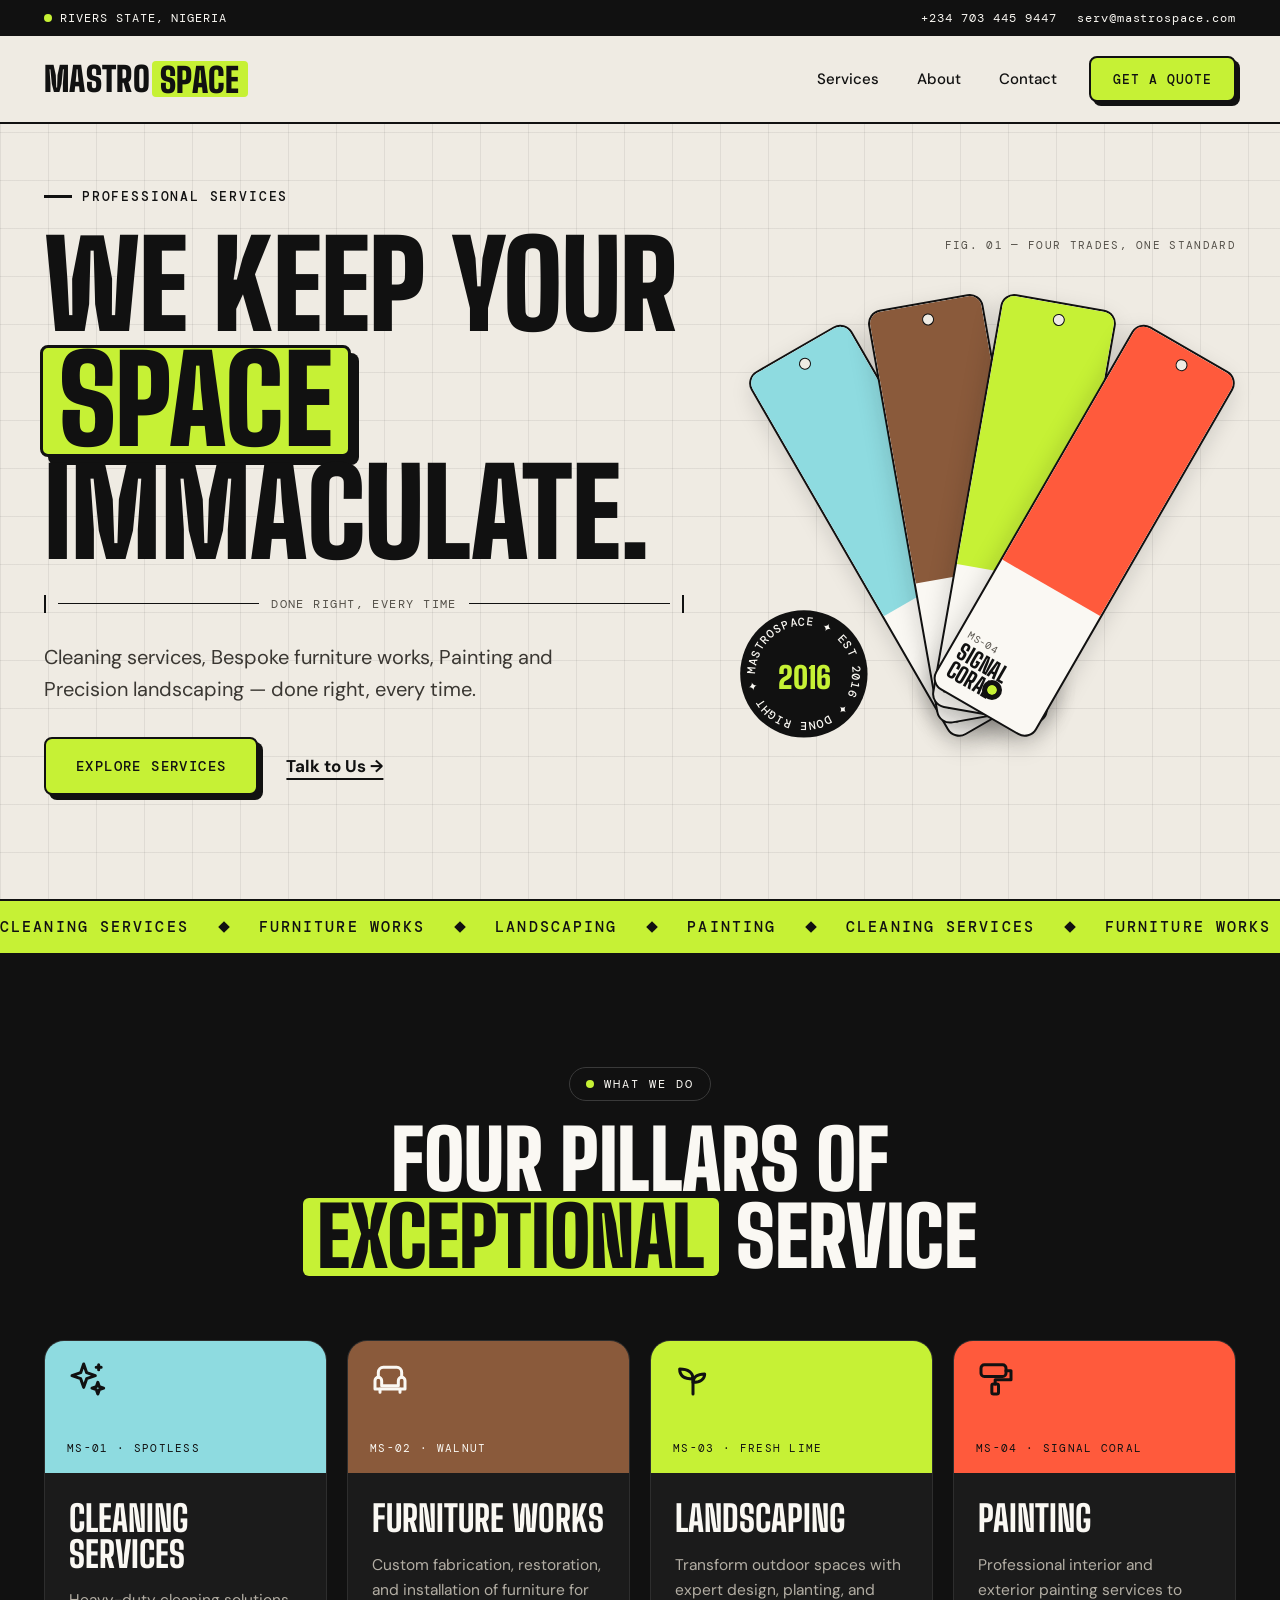
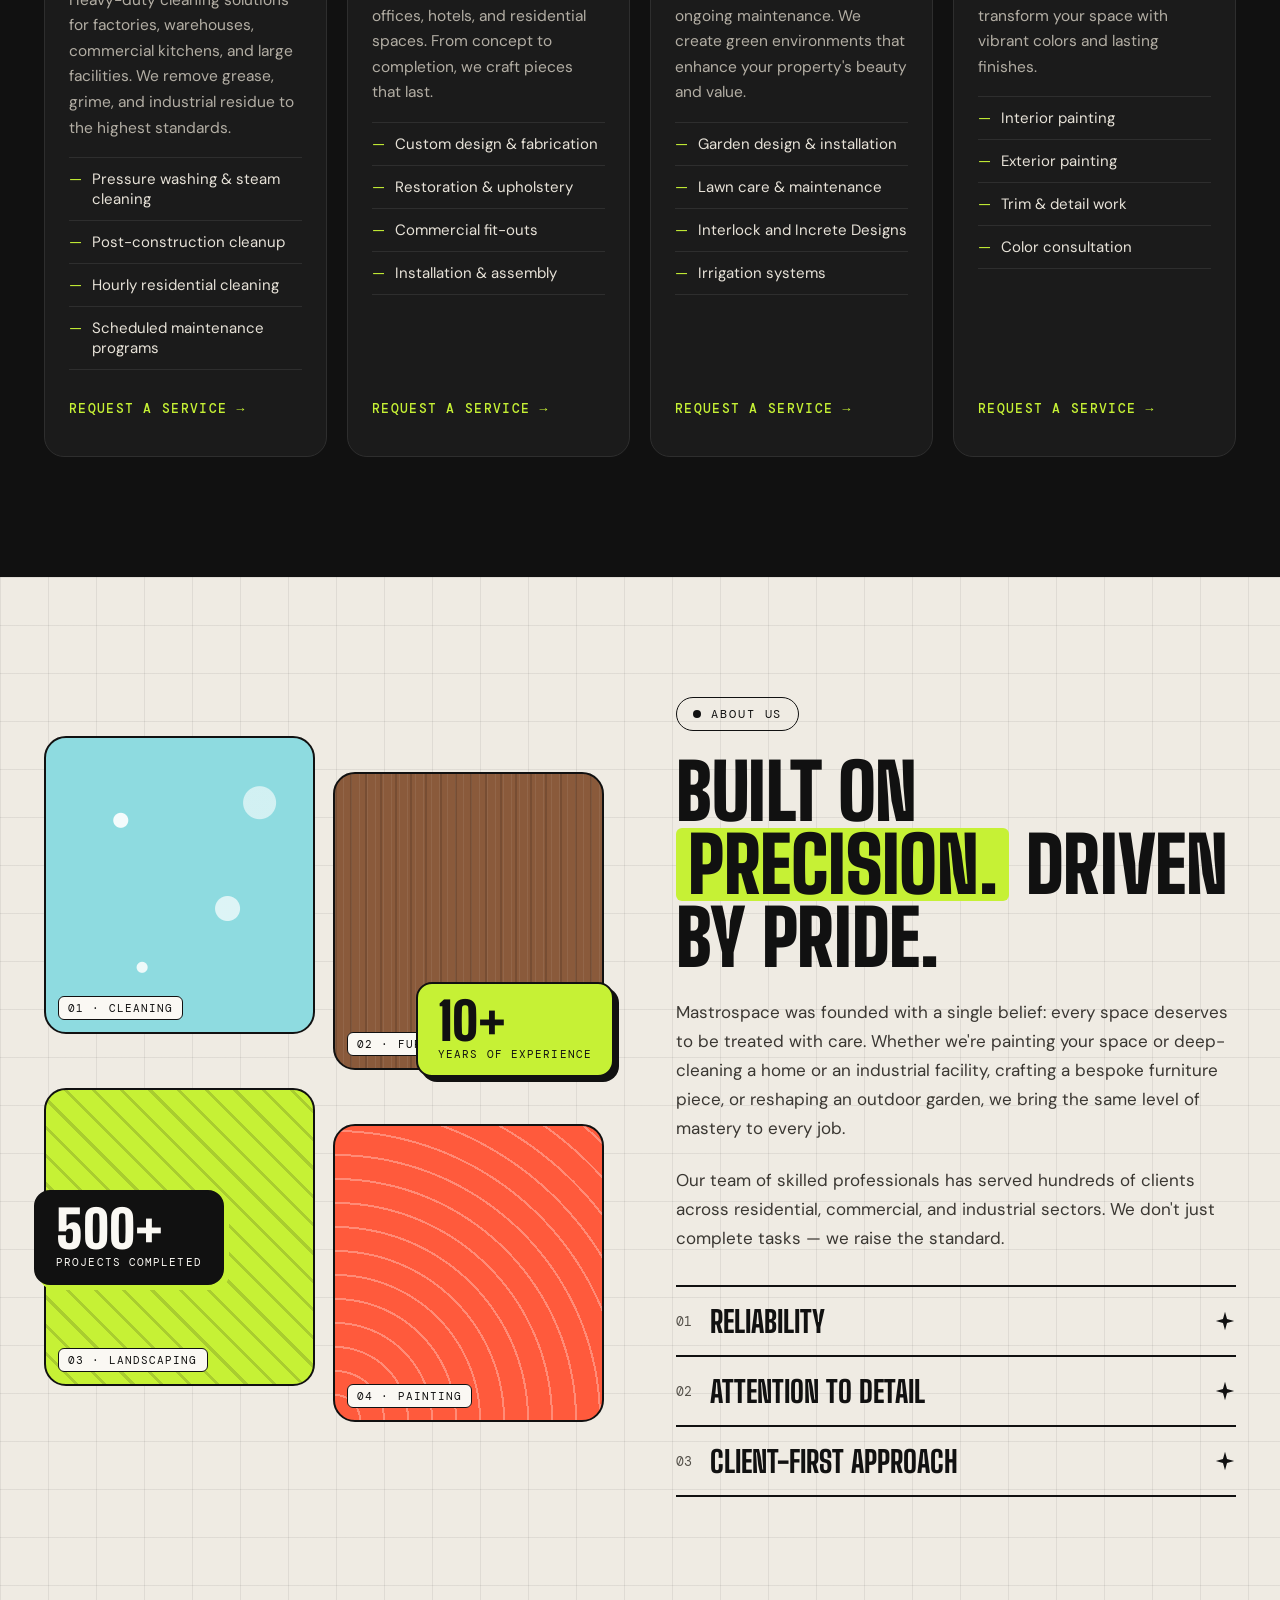
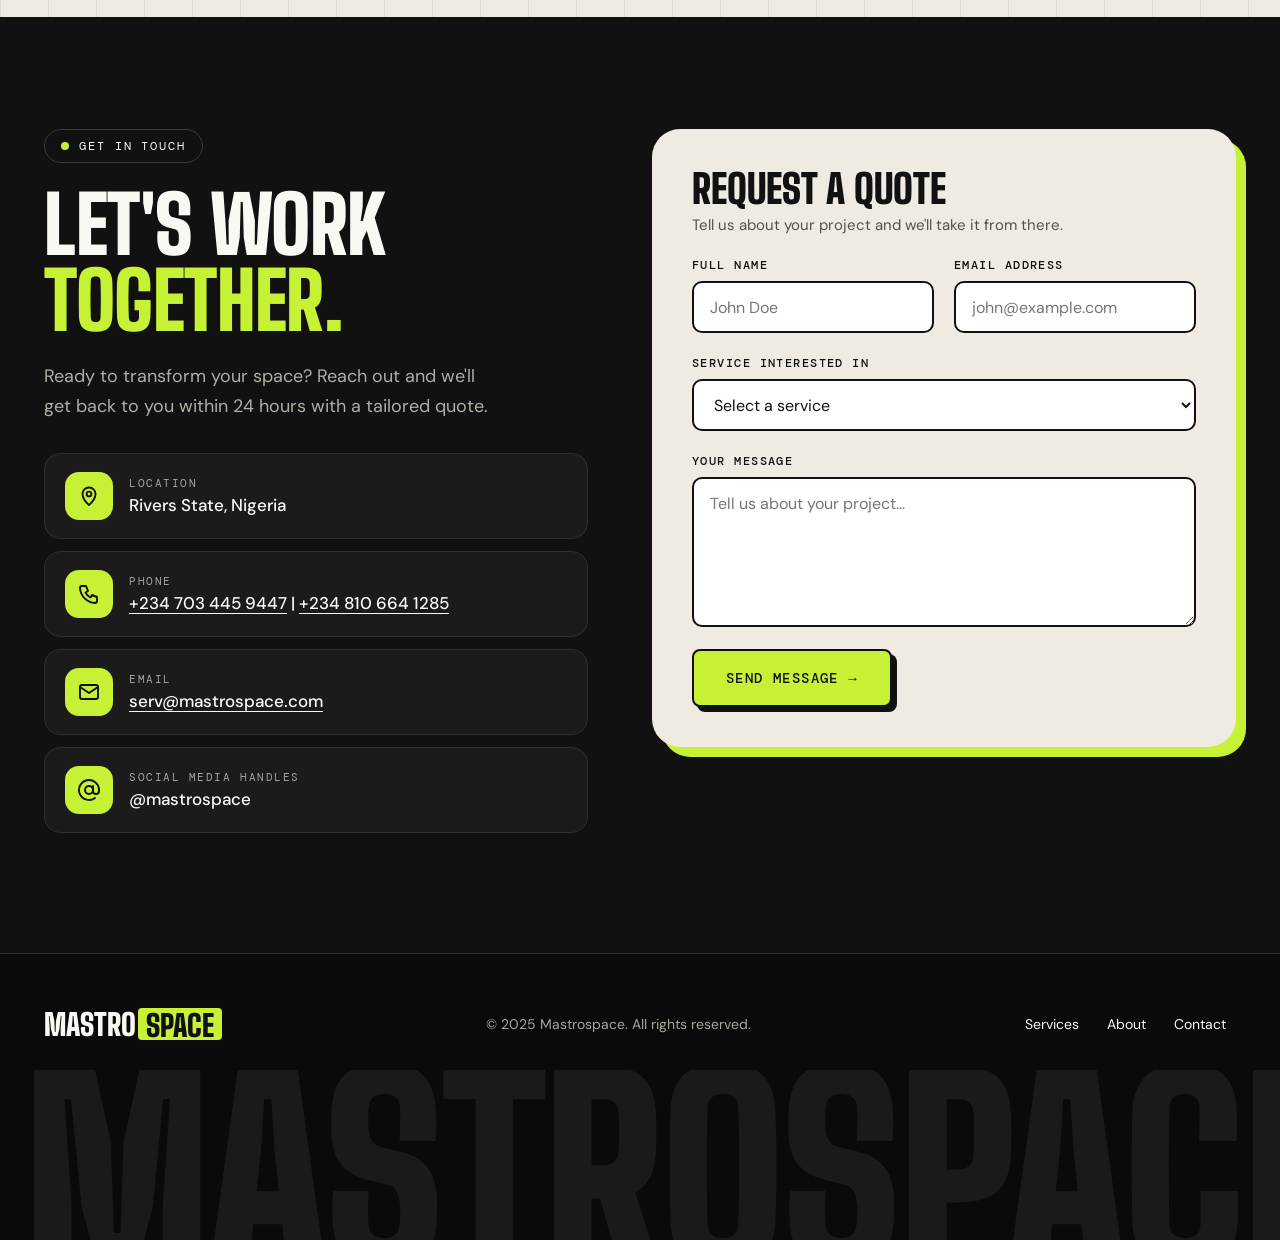
<file: otherr.html>
<!doctype html>
<html lang="en">
<head>
  <meta charset="utf-8">
  <meta name="viewport" content="width=device-width, initial-scale=1">
  <title>Mastrospace</title>
  <link rel="preconnect" href="https://fonts.googleapis.com">
  <link rel="preconnect" href="https://fonts.gstatic.com" crossorigin>
  <link href="https://fonts.googleapis.com/css2?family=Big+Shoulders+Display:wght@700;800;900&amp;family=DM+Sans:wght@400;500;700&amp;family=DM+Mono:wght@400;500&amp;display=swap" rel="stylesheet">
  <link rel="stylesheet" href="otherr.css">
</head>
<body>
<div id="top" class="page">

  <!-- UTILITY BAR -->
  <div class="utility">
    <div class="wrap">
      <span class="utility-loc"><span class="dot"></span>Rivers State, Nigeria</span>
      <span class="utility-links">
        <a href="tel:+2347034459447">+234 703 445 9447</a>
        <a class="email" href="mailto:serv@mastrospace.com">serv@mastrospace.com</a>
      </span>
    </div>
  </div>

  <!-- HERO WRAPPER -->
  <div class="hero-wrap grid-bg">

    <!-- NAV -->
    <div class="nav">
      <div class="wrap">
        <a class="logo" href="#top">MASTRO<span>SPACE</span></a>
        <div class="nav-links">
          <a class="nav-link" href="#services">Services</a>
          <a class="nav-link" href="#about">About</a>
          <a class="nav-link" href="#contact">Contact</a>
          <a class="btn btn--sm" href="#contact">Get a Quote</a>
        </div>
      </div>
    </div>

    <!-- HERO -->
    <div class="hero">
      <div class="wrap">

        <div class="hero-copy">
          <div class="eyebrow">Professional Services</div>
          <h1 class="hero-title">
            <span class="block">We keep your</span>
            <span class="hl">Space</span>
            <span class="block">Immaculate.</span>
          </h1>
          <div class="tagline-rule">
            <span class="tick"></span>
            <span class="line"></span>
            <span class="label">Done right, every time</span>
            <span class="line"></span>
            <span class="tick"></span>
          </div>
          <p class="hero-lead">Cleaning services, Bespoke furniture works, Painting and Precision landscaping — done right, every time.</p>
          <div class="hero-actions">
            <a class="btn btn--lg" href="#services">Explore Services</a>
            <a class="text-link" href="#contact">Talk to Us →</a>
          </div>
        </div>

        <!-- paint fan -->
        <div class="fan">
          <div class="swatch swatch--1">
            <div class="swatch-color bg-aqua"><span class="swatch-hole"></span></div>
            <div class="swatch-label"><span class="swatch-code">MS-01</span><span class="swatch-name">Spotless</span></div>
          </div>
          <div class="swatch swatch--2">
            <div class="swatch-color bg-walnut"><span class="swatch-hole"></span></div>
            <div class="swatch-label"><span class="swatch-code">MS-02</span><span class="swatch-name">Walnut</span></div>
          </div>
          <div class="swatch swatch--3">
            <div class="swatch-color bg-lime"><span class="swatch-hole"></span></div>
            <div class="swatch-label"><span class="swatch-code">MS-03</span><span class="swatch-name">Fresh Lime</span></div>
          </div>
          <div class="swatch swatch--4">
            <div class="swatch-color bg-coral"><span class="swatch-hole"></span></div>
            <div class="swatch-label"><span class="swatch-code">MS-04</span><span class="swatch-name">Signal Coral</span></div>
          </div>

          <span class="fan-pin"></span>

          <!-- est stamp -->
          <div class="stamp">
            <svg class="spin" viewBox="0 0 120 120" role="img" aria-label="Established 2016">
              <defs><path id="ms-ring" d="M60,60 m-44,0 a44,44 0 1,1 88,0 a44,44 0 1,1 -88,0"></path></defs>
              <circle cx="60" cy="60" r="58" fill="#111111"></circle>
              <text font-family="DM Mono, monospace" font-size="10.5" font-weight="500" fill="#FAF8F3"><textPath href="#ms-ring" textLength="270" lengthAdjust="spacing">MASTROSPACE ✦ EST 2016 ✦ DONE RIGHT ✦ </textPath></text>
            </svg>
            <span class="stamp-year">2016</span>
          </div>
          <div class="fig">Fig. 01 — Four trades, one standard</div>
        </div>

      </div>
    </div>
  </div>

  <!-- MARQUEE (items are generated in index.js) -->
  <div class="marquee">
    <div class="marquee-track" id="marquee-track"></div>
  </div>

  <!-- SERVICES -->
  <div id="services" class="services">
    <div class="wrap">
      <div class="section-head">
        <div class="pill"><span class="dot"></span>What we do</div>
        <h2 class="section-title">Four pillars of <span class="hl-chip">exceptional</span> service</h2>
      </div>

      <div class="cards">

        <!-- 01 -->
        <div class="card">
          <div class="card-top bg-aqua">
            <div class="card-top-row">
              <svg width="40" height="40" viewBox="0 0 24 24" fill="none" stroke="currentColor" stroke-width="1.8" stroke-linecap="round" stroke-linejoin="round" aria-hidden="true"><path d="M10 3l1.8 5.2L17 10l-5.2 1.8L10 17l-1.8-5.2L3 10l5.2-1.8z"></path><path d="M18.5 14l.9 2.6 2.6.9-2.6.9-.9 2.6-.9-2.6-2.6-.9 2.6-.9z"></path><path d="M19 3.5v3M17.5 5h3"></path></svg>
              <span class="card-num">01</span>
            </div>
            <span class="card-tag">MS-01 · Spotless</span>
          </div>
          <div class="card-body">
            <h3 class="card-title">Cleaning Services</h3>
            <p class="card-text">Heavy-duty cleaning solutions for factories, warehouses, commercial kitchens, and large facilities. We remove grease, grime, and industrial residue to the highest standards.</p>
            <ul class="card-list">
              <li>Pressure washing &amp; steam cleaning</li>
              <li>Post-construction cleanup</li>
              <li>Hourly residential cleaning</li>
              <li>Scheduled maintenance programs</li>
            </ul>
            <a class="card-link" href="#contact">Request a Service →</a>
          </div>
        </div>

        <!-- 02 -->
        <div class="card">
          <div class="card-top card-top--light bg-walnut">
            <div class="card-top-row">
              <svg width="40" height="40" viewBox="0 0 24 24" fill="none" stroke="currentColor" stroke-width="1.8" stroke-linecap="round" stroke-linejoin="round" aria-hidden="true"><path d="M5 11V8a3 3 0 013-3h8a3 3 0 013 3v3"></path><path d="M3 13a2 2 0 014 0v3h10v-3a2 2 0 014 0v5H3z"></path><path d="M6 18v2M18 18v2"></path></svg>
              <span class="card-num">02</span>
            </div>
            <span class="card-tag">MS-02 · Walnut</span>
          </div>
          <div class="card-body">
            <h3 class="card-title">Furniture Works</h3>
            <p class="card-text">Custom fabrication, restoration, and installation of furniture for offices, hotels, and residential spaces. From concept to completion, we craft pieces that last.</p>
            <ul class="card-list">
              <li>Custom design &amp; fabrication</li>
              <li>Restoration &amp; upholstery</li>
              <li>Commercial fit-outs</li>
              <li>Installation &amp; assembly</li>
            </ul>
            <a class="card-link" href="#contact">Request a Service →</a>
          </div>
        </div>

        <!-- 03 -->
        <div class="card">
          <div class="card-top bg-lime">
            <div class="card-top-row">
              <svg width="40" height="40" viewBox="0 0 24 24" fill="none" stroke="currentColor" stroke-width="1.8" stroke-linecap="round" stroke-linejoin="round" aria-hidden="true"><path d="M12 21v-9"></path><path d="M12 12c0-4-3-6-8-6 0 4 3 6 8 6z"></path><path d="M12 14c0-3 2.5-5 7-5 0 3-2.5 5-7 5z"></path></svg>
              <span class="card-num">03</span>
            </div>
            <span class="card-tag">MS-03 · Fresh Lime</span>
          </div>
          <div class="card-body">
            <h3 class="card-title">Landscaping</h3>
            <p class="card-text">Transform outdoor spaces with expert design, planting, and ongoing maintenance. We create green environments that enhance your property's beauty and value.</p>
            <ul class="card-list">
              <li>Garden design &amp; installation</li>
              <li>Lawn care &amp; maintenance</li>
              <li>Interlock and Increte Designs</li>
              <li>Irrigation systems</li>
            </ul>
            <a class="card-link" href="#contact">Request a Service →</a>
          </div>
        </div>

        <!-- 04 -->
        <div class="card">
          <div class="card-top bg-coral">
            <div class="card-top-row">
              <svg width="40" height="40" viewBox="0 0 24 24" fill="none" stroke="currentColor" stroke-width="1.8" stroke-linecap="round" stroke-linejoin="round" aria-hidden="true"><rect x="3" y="3.5" width="15" height="7" rx="2"></rect><path d="M18 7h3v5.5h-9.5V15"></path><rect x="9.5" y="15" width="4" height="6" rx="1"></rect></svg>
              <span class="card-num">04</span>
            </div>
            <span class="card-tag">MS-04 · Signal Coral</span>
          </div>
          <div class="card-body">
            <h3 class="card-title">Painting</h3>
            <p class="card-text">Professional interior and exterior painting services to transform your space with vibrant colors and lasting finishes.</p>
            <ul class="card-list">
              <li>Interior painting</li>
              <li>Exterior painting</li>
              <li>Trim &amp; detail work</li>
              <li>Color consultation</li>
            </ul>
            <a class="card-link" href="#contact">Request a Service →</a>
          </div>
        </div>

      </div>
    </div>
  </div>

  <!-- ABOUT -->
  <div id="about" class="about grid-bg">
    <div class="wrap">

      <!-- material board -->
      <div class="board">
        <div class="board-grid">
          <div class="tile tile--clean bg-aqua"><span class="tile-label">01 · Cleaning</span></div>
          <div class="tile tile--wood tile--offset bg-walnut"><span class="tile-label">02 · Furniture</span></div>
          <div class="tile tile--grass bg-lime"><span class="tile-label">03 · Landscaping</span></div>
          <div class="tile tile--paint tile--offset bg-coral"><span class="tile-label">04 · Painting</span></div>
        </div>
        <div class="badge badge--years">
          <span class="badge-num">10+</span>
          <span class="badge-label">Years of Experience</span>
        </div>
        <div class="badge badge--projects">
          <span class="badge-num">500+</span>
          <span class="badge-label">Projects Completed</span>
        </div>
      </div>

      <div class="about-copy">
        <div class="pill pill--start pill--light"><span class="dot"></span>About us</div>
        <h2 class="section-title">Built on <span class="hl-chip">precision.</span> Driven by pride.</h2>
        <p>Mastrospace was founded with a single belief: every space deserves to be treated with care. Whether we're painting your space or deep-cleaning a home or an industrial facility, crafting a bespoke furniture piece, or reshaping an outdoor garden, we bring the same level of mastery to every job.</p>
        <p>Our team of skilled professionals has served hundreds of clients across residential, commercial, and industrial sectors. We don't just complete tasks — we raise the standard.</p>
        <div class="values">
          <div class="value">
            <span class="value-num">01</span>
            <span class="value-name">Reliability</span>
            <svg width="22" height="22" viewBox="0 0 24 24" fill="#111111" aria-hidden="true"><path d="M12 2l2.2 7.8L22 12l-7.8 2.2L12 22l-2.2-7.8L2 12l7.8-2.2z"></path></svg>
          </div>
          <div class="value">
            <span class="value-num">02</span>
            <span class="value-name">Attention to Detail</span>
            <svg width="22" height="22" viewBox="0 0 24 24" fill="#111111" aria-hidden="true"><path d="M12 2l2.2 7.8L22 12l-7.8 2.2L12 22l-2.2-7.8L2 12l7.8-2.2z"></path></svg>
          </div>
          <div class="value">
            <span class="value-num">03</span>
            <span class="value-name">Client-First Approach</span>
            <svg width="22" height="22" viewBox="0 0 24 24" fill="#111111" aria-hidden="true"><path d="M12 2l2.2 7.8L22 12l-7.8 2.2L12 22l-2.2-7.8L2 12l7.8-2.2z"></path></svg>
          </div>
        </div>
      </div>

    </div>
  </div>

  <!-- CONTACT -->
  <div id="contact" class="contact">
    <div class="wrap">

      <div class="contact-copy">
        <div class="pill pill--start"><span class="dot"></span>Get in touch</div>
        <h2 class="section-title">Let's work <span>together.</span></h2>
        <p class="contact-lead">Ready to transform your space? Reach out and we'll get back to you within 24 hours with a tailored quote.</p>

        <div class="contact-list">
          <div class="contact-item">
            <span class="contact-icon"><svg width="24" height="24" viewBox="0 0 24 24" fill="none" stroke="currentColor" stroke-width="1.9" stroke-linecap="round" stroke-linejoin="round" aria-hidden="true"><path d="M12 21s-6.5-5.7-6.5-11a6.5 6.5 0 0113 0c0 5.3-6.5 11-6.5 11z"></path><circle cx="12" cy="10" r="2.4"></circle></svg></span>
            <div class="contact-meta">
              <span class="contact-label">Location</span>
              <span class="contact-value">Rivers State, Nigeria</span>
            </div>
          </div>

          <div class="contact-item">
            <span class="contact-icon"><svg width="24" height="24" viewBox="0 0 24 24" fill="none" stroke="currentColor" stroke-width="1.9" stroke-linecap="round" stroke-linejoin="round" aria-hidden="true"><path d="M5 4h4l2 5-2.5 1.5a11 11 0 005 5L15 13l5 2v4a2 2 0 01-2 2A16 16 0 013 6a2 2 0 012-2z"></path></svg></span>
            <div class="contact-meta">
              <span class="contact-label">Phone</span>
              <span class="contact-value"><a href="tel:+2347034459447">+234 703 445 9447</a> | <a href="tel:+2348106641285">+234 810 664 1285</a></span>
            </div>
          </div>

          <div class="contact-item">
            <span class="contact-icon"><svg width="24" height="24" viewBox="0 0 24 24" fill="none" stroke="currentColor" stroke-width="1.9" stroke-linecap="round" stroke-linejoin="round" aria-hidden="true"><rect x="3" y="5" width="18" height="14" rx="2"></rect><path d="M3 7l9 6 9-6"></path></svg></span>
            <div class="contact-meta">
              <span class="contact-label">Email</span>
              <span class="contact-value"><a href="mailto:serv@mastrospace.com">serv@mastrospace.com</a></span>
            </div>
          </div>

          <div class="contact-item">
            <span class="contact-icon"><svg width="24" height="24" viewBox="0 0 24 24" fill="none" stroke="currentColor" stroke-width="1.9" stroke-linecap="round" stroke-linejoin="round" aria-hidden="true"><circle cx="12" cy="12" r="4"></circle><path d="M16 8v5a3 3 0 006 0v-1a10 10 0 10-4 8"></path></svg></span>
            <div class="contact-meta">
              <span class="contact-label">Social media handles</span>
              <span class="contact-value">@mastrospace</span>
            </div>
          </div>
        </div>
      </div>

      <!-- form -->
      <div class="form">
        <div class="form-head">
          <div class="form-title">Request a quote</div>
          <div class="form-sub">Tell us about your project and we'll take it from there.</div>
        </div>
        <div class="form-row">
          <div class="field">
            <label for="ms-name">Full name</label>
            <input id="ms-name" type="text" placeholder="John Doe">
          </div>
          <div class="field">
            <label for="ms-email">Email address</label>
            <input id="ms-email" type="email" placeholder="john@example.com">
          </div>
        </div>
        <div class="field">
          <label for="ms-service">Service interested in</label>
          <select id="ms-service">
            <option>Select a service</option>
            <option>Cleaning Services</option>
            <option>Furniture Works</option>
            <option>Landscaping</option>
            <option>Painting</option>
          </select>
        </div>
        <div class="field">
          <label for="ms-msg">Your message</label>
          <textarea id="ms-msg" placeholder="Tell us about your project..."></textarea>
        </div>
        <button class="btn btn--lg btn--submit" type="button">Send message →</button>
      </div>

    </div>
  </div>

  <!-- FOOTER -->
  <div class="footer">
    <div class="wrap">
      <a class="logo logo--footer" href="#top">MASTRO<span>SPACE</span></a>
      <div class="footer-copy">© 2025 Mastrospace. All rights reserved.</div>
      <div class="footer-links">
        <a href="#services">Services</a>
        <a href="#about">About</a>
        <a href="#contact">Contact</a>
      </div>
    </div>
    <div class="footer-word" aria-hidden="true">MASTROSPACE</div>
  </div>

</div>

<script src="index.js"></script>
</body>
</html>
</file>
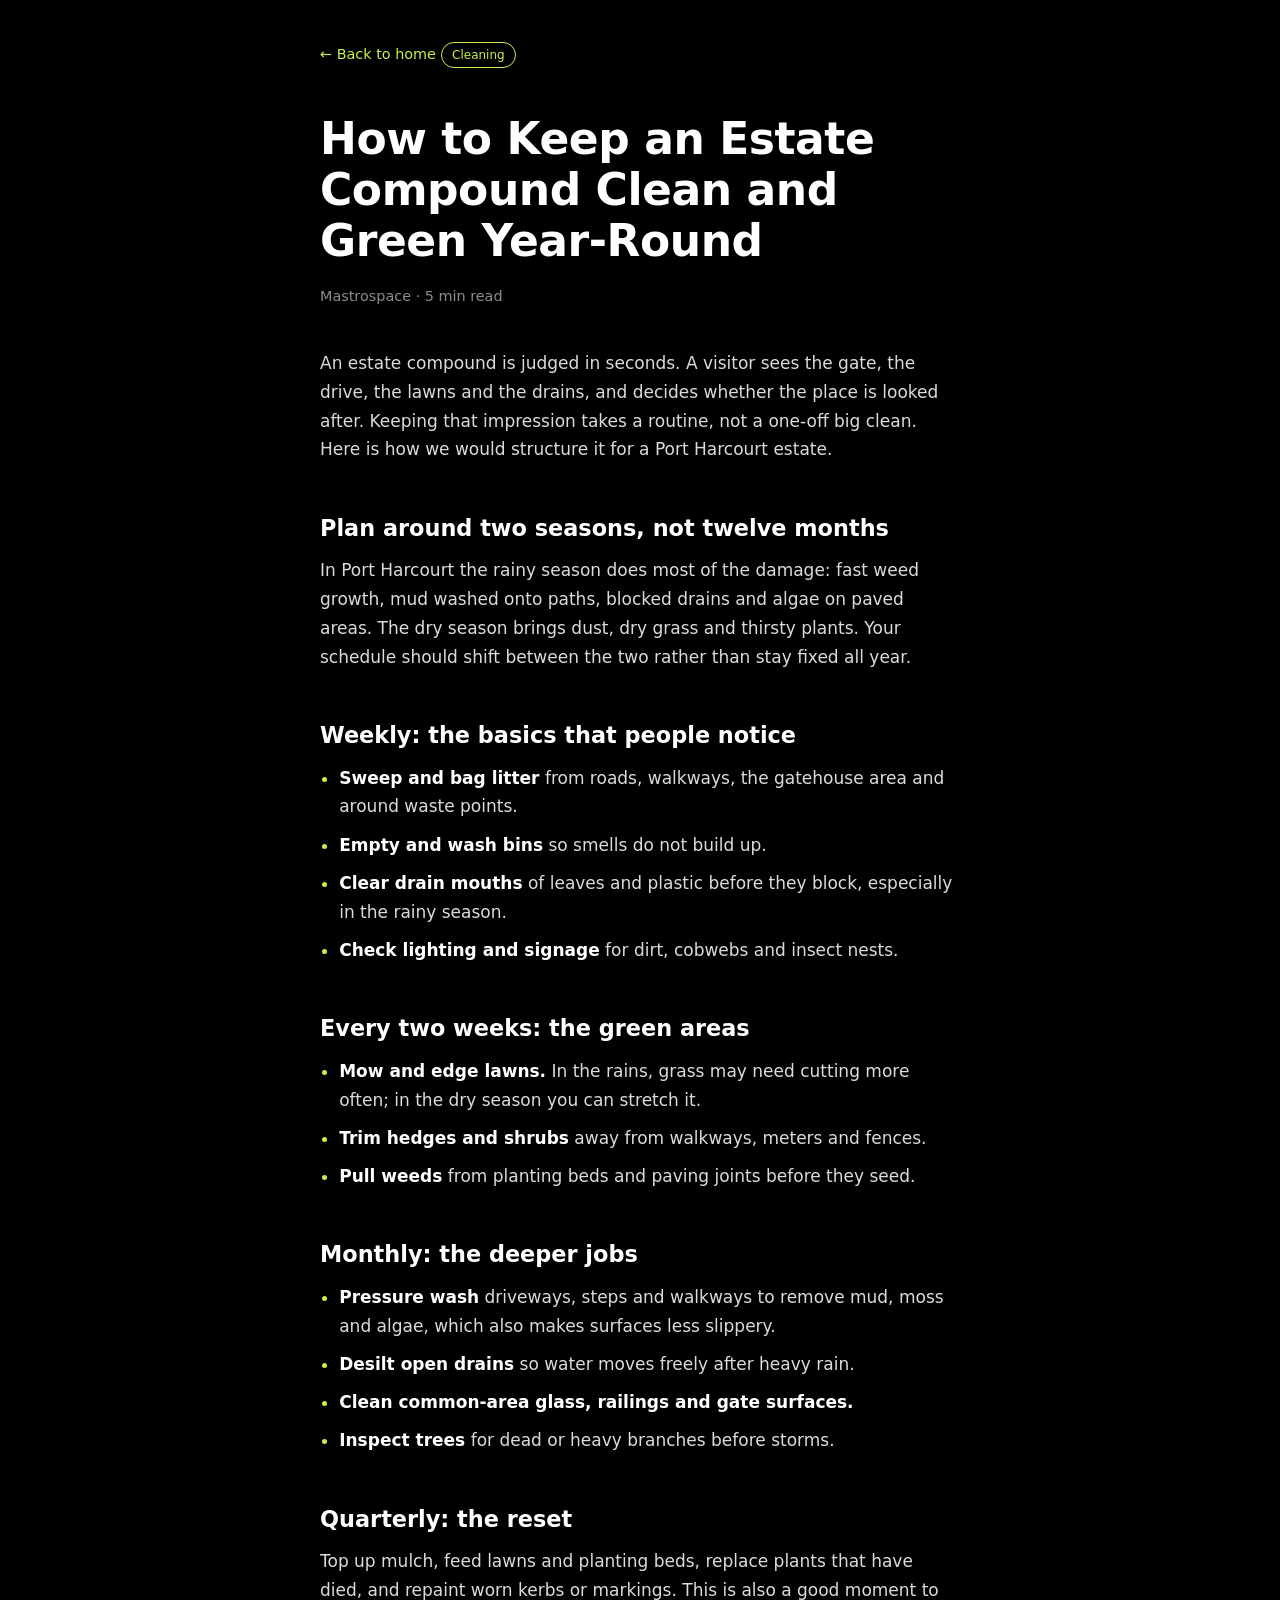
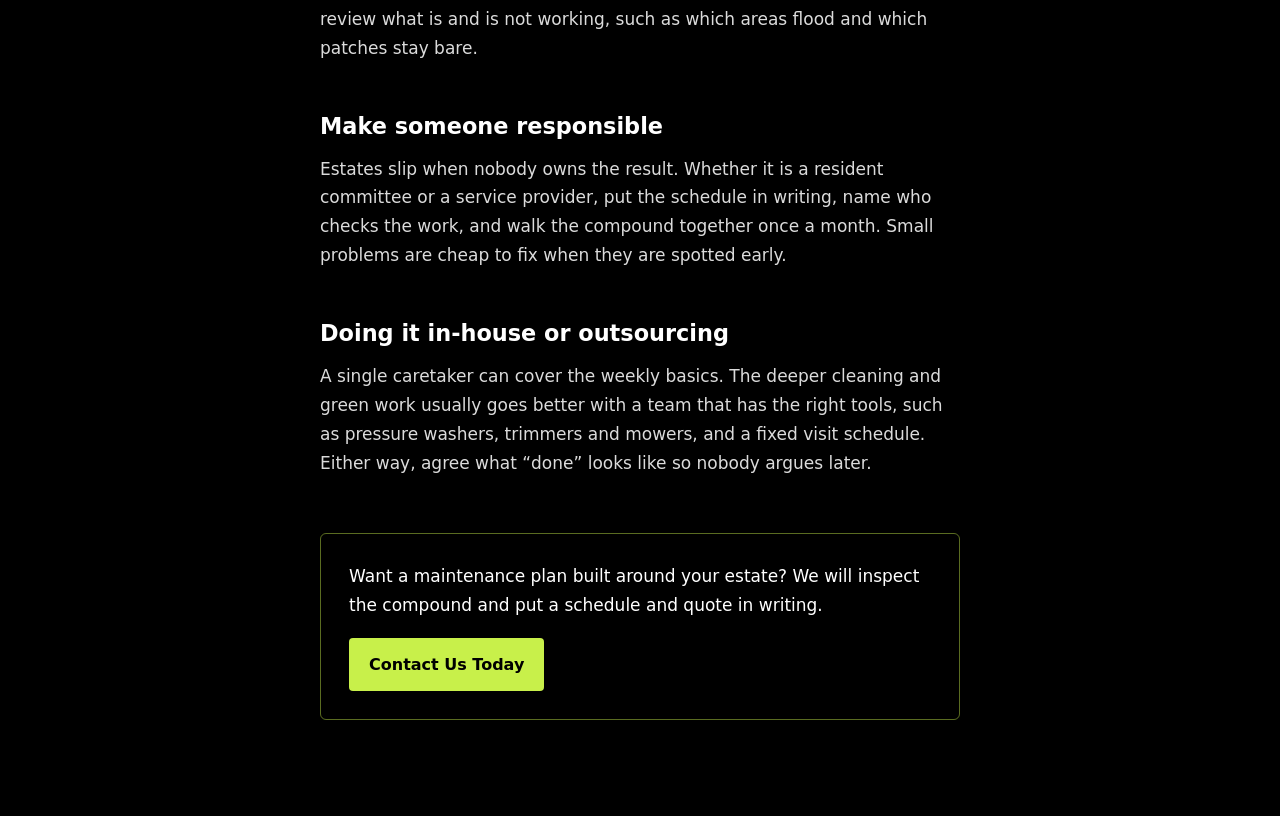
<file: blog/keep-estate-compound-clean-and-green.html>
<!doctype html>
<html lang="en">
  <head>
    <meta charset="utf-8" />
    <meta name="viewport" content="width=device-width,initial-scale=1" />
    <title>
      How to Keep an Estate Compound Clean and Green Year-Round | Mastrospace
    </title>
    <meta
      name="description"
      content="A practical routine for keeping an estate compound in Port Harcourt clean, green and presentable through both the rainy and dry seasons."
    />
    <link rel="stylesheet" href="post.css" />
  </head>
  <body class="mstr-post-page">
    <article class="mstr-post">
      <a class="mstr-post__back" href="../index.html">&larr; Back to home</a>
      <span class="mstr-post__tag">Cleaning</span>
      <h1 class="mstr-post__title">
        How to Keep an Estate Compound Clean and Green Year-Round
      </h1>
      <p class="mstr-post__meta">Mastrospace &middot; 5 min read</p>

      <div class="mstr-post__body">
        <p>
          An estate compound is judged in seconds. A visitor sees the gate, the
          drive, the lawns and the drains, and decides whether the place is
          looked after. Keeping that impression takes a routine, not a one-off
          big clean. Here is how we would structure it for a Port Harcourt
          estate.
        </p>

        <h2>Plan around two seasons, not twelve months</h2>
        <p>
          In Port Harcourt the rainy season does most of the damage: fast weed
          growth, mud washed onto paths, blocked drains and algae on paved
          areas. The dry season brings dust, dry grass and thirsty plants. Your
          schedule should shift between the two rather than stay fixed all year.
        </p>

        <h2>Weekly: the basics that people notice</h2>
        <ul>
          <li>
            <strong>Sweep and bag litter</strong> from roads, walkways, the
            gatehouse area and around waste points.
          </li>
          <li>
            <strong>Empty and wash bins</strong> so smells do not build up.
          </li>
          <li>
            <strong>Clear drain mouths</strong> of leaves and plastic before
            they block, especially in the rainy season.
          </li>
          <li>
            <strong>Check lighting and signage</strong> for dirt, cobwebs and
            insect nests.
          </li>
        </ul>

        <h2>Every two weeks: the green areas</h2>
        <ul>
          <li>
            <strong>Mow and edge lawns.</strong> In the rains, grass may need
            cutting more often; in the dry season you can stretch it.
          </li>
          <li>
            <strong>Trim hedges and shrubs</strong> away from walkways, meters
            and fences.
          </li>
          <li>
            <strong>Pull weeds</strong> from planting beds and paving joints
            before they seed.
          </li>
        </ul>

        <h2>Monthly: the deeper jobs</h2>
        <ul>
          <li>
            <strong>Pressure wash</strong> driveways, steps and walkways to
            remove mud, moss and algae, which also makes surfaces less slippery.
          </li>
          <li>
            <strong>Desilt open drains</strong> so water moves freely after
            heavy rain.
          </li>
          <li>
            <strong
              >Clean common-area glass, railings and gate surfaces.</strong
            >
          </li>
          <li>
            <strong>Inspect trees</strong> for dead or heavy branches before
            storms.
          </li>
        </ul>

        <h2>Quarterly: the reset</h2>
        <p>
          Top up mulch, feed lawns and planting beds, replace plants that have
          died, and repaint worn kerbs or markings. This is also a good moment
          to review what is and is not working, such as which areas flood and
          which patches stay bare.
        </p>

        <h2>Make someone responsible</h2>
        <p>
          Estates slip when nobody owns the result. Whether it is a resident
          committee or a service provider, put the schedule in writing, name who
          checks the work, and walk the compound together once a month. Small
          problems are cheap to fix when they are spotted early.
        </p>

        <h2>Doing it in-house or outsourcing</h2>
        <p>
          A single caretaker can cover the weekly basics. The deeper cleaning
          and green work usually goes better with a team that has the right
          tools, such as pressure washers, trimmers and mowers, and a fixed
          visit schedule. Either way, agree what &ldquo;done&rdquo; looks like
          so nobody argues later.
        </p>

        <div class="mstr-post__cta">
          <p>
            Want a maintenance plan built around your estate? We will inspect
            the compound and put a schedule and quote in writing.
          </p>
          <a href="../index.html#contact">Contact Us Today</a>
        </div>
      </div>
    </article>
  </body>
</html>
</file>
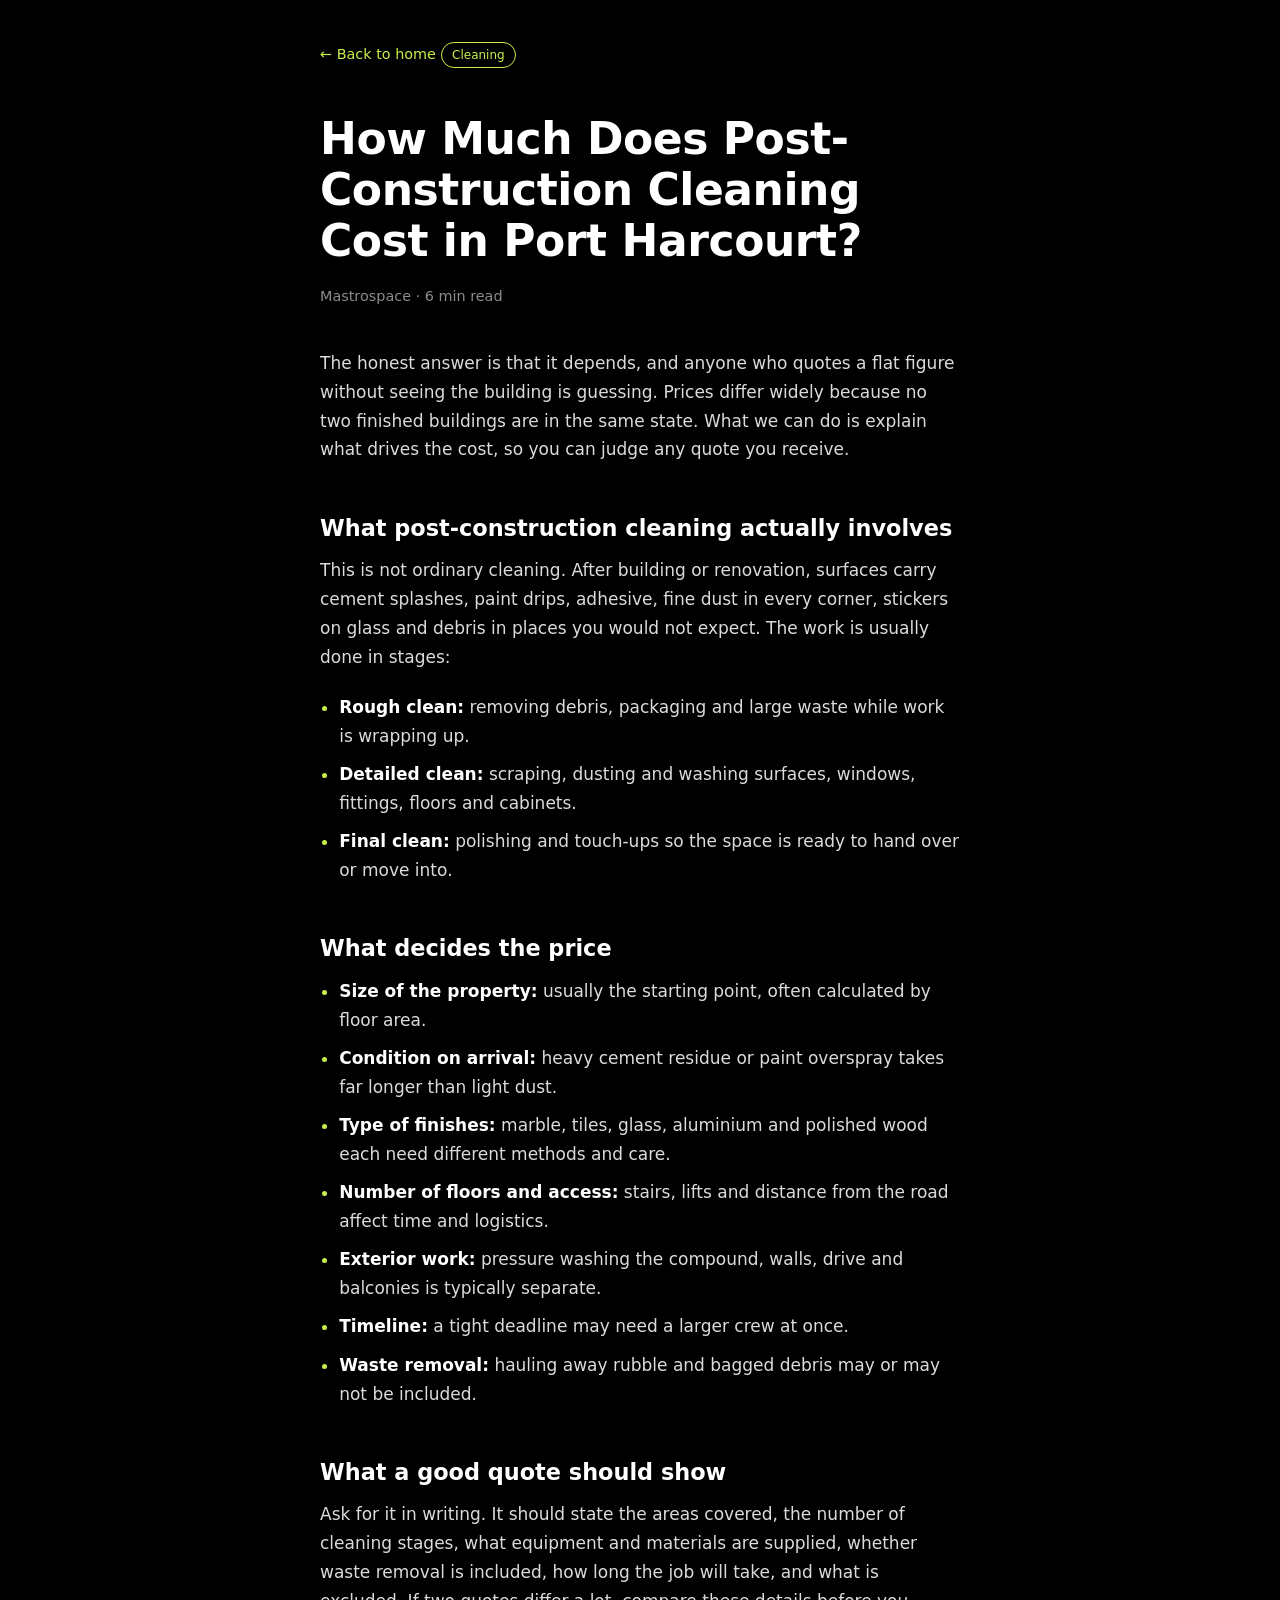
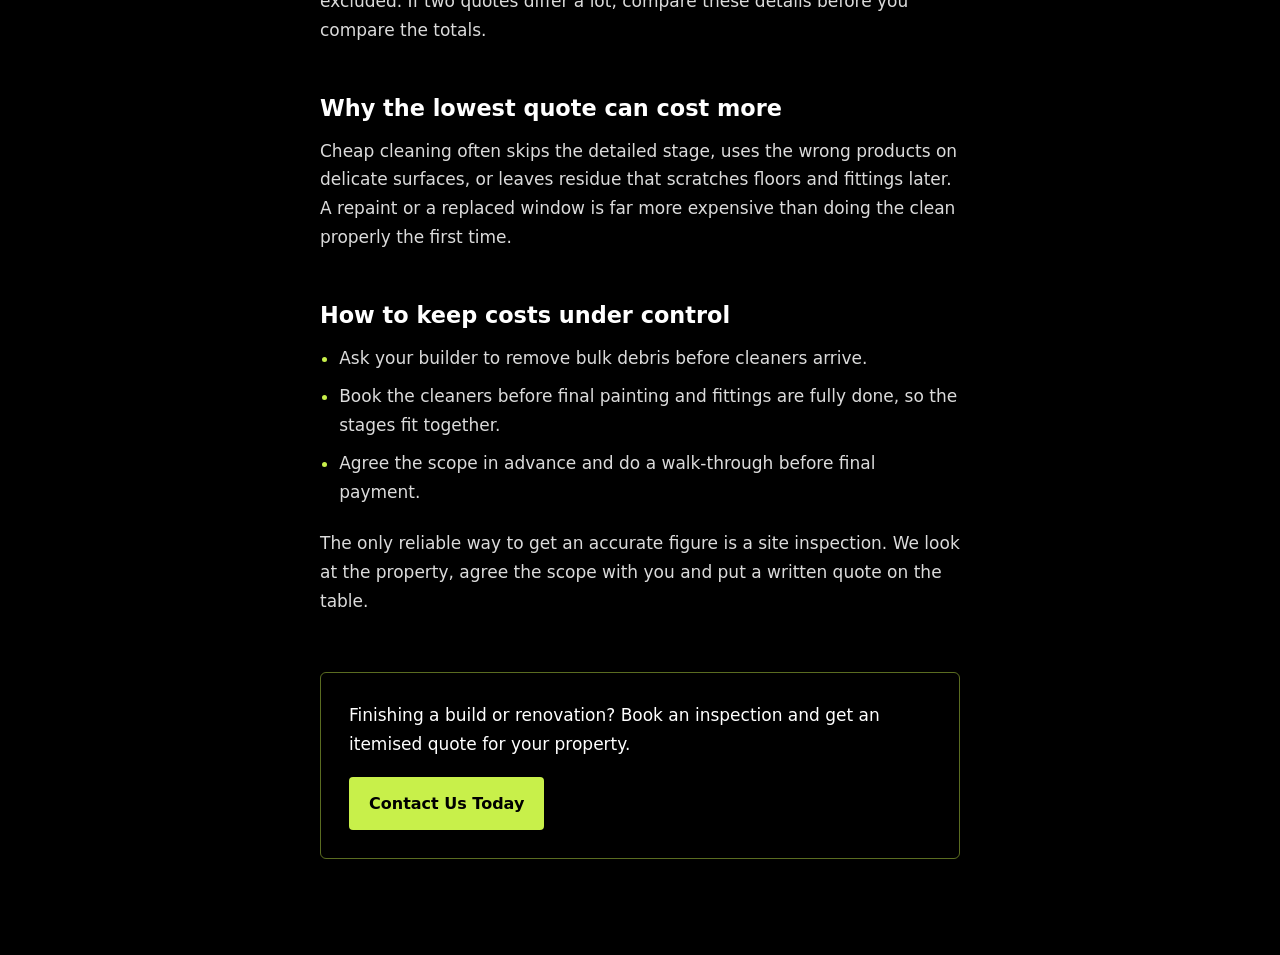
<file: blog/post-construction-cleaning-cost-port-harcourt.html>
<!doctype html>
<html lang="en">
  <head>
    <meta charset="utf-8" />
    <meta name="viewport" content="width=device-width,initial-scale=1" />
    <title>
      How Much Does Post-Construction Cleaning Cost in Port Harcourt? |
      Mastrospace
    </title>
    <meta
      name="description"
      content="What decides the price of post-construction cleaning in Port Harcourt, what a quote should include, and how to avoid paying for the wrong service."
    />
    <link rel="stylesheet" href="post.css" />
  </head>
  <body class="mstr-post-page">
    <article class="mstr-post">
      <a class="mstr-post__back" href="../index.html">&larr; Back to home</a>
      <span class="mstr-post__tag">Cleaning</span>
      <h1 class="mstr-post__title">
        How Much Does Post-Construction Cleaning Cost in Port Harcourt?
      </h1>
      <p class="mstr-post__meta">Mastrospace &middot; 6 min read</p>

      <div class="mstr-post__body">
        <p>
          The honest answer is that it depends, and anyone who quotes a flat
          figure without seeing the building is guessing. Prices differ widely
          because no two finished buildings are in the same state. What we can
          do is explain what drives the cost, so you can judge any quote you
          receive.
        </p>

        <h2>What post-construction cleaning actually involves</h2>
        <p>
          This is not ordinary cleaning. After building or renovation, surfaces
          carry cement splashes, paint drips, adhesive, fine dust in every
          corner, stickers on glass and debris in places you would not expect.
          The work is usually done in stages:
        </p>
        <ul>
          <li>
            <strong>Rough clean:</strong> removing debris, packaging and large
            waste while work is wrapping up.
          </li>
          <li>
            <strong>Detailed clean:</strong> scraping, dusting and washing
            surfaces, windows, fittings, floors and cabinets.
          </li>
          <li>
            <strong>Final clean:</strong> polishing and touch-ups so the space
            is ready to hand over or move into.
          </li>
        </ul>

        <h2>What decides the price</h2>
        <ul>
          <li>
            <strong>Size of the property:</strong> usually the starting point,
            often calculated by floor area.
          </li>
          <li>
            <strong>Condition on arrival:</strong> heavy cement residue or paint
            overspray takes far longer than light dust.
          </li>
          <li>
            <strong>Type of finishes:</strong> marble, tiles, glass, aluminium
            and polished wood each need different methods and care.
          </li>
          <li>
            <strong>Number of floors and access:</strong> stairs, lifts and
            distance from the road affect time and logistics.
          </li>
          <li>
            <strong>Exterior work:</strong> pressure washing the compound,
            walls, drive and balconies is typically separate.
          </li>
          <li>
            <strong>Timeline:</strong> a tight deadline may need a larger crew
            at once.
          </li>
          <li>
            <strong>Waste removal:</strong> hauling away rubble and bagged
            debris may or may not be included.
          </li>
        </ul>

        <h2>What a good quote should show</h2>
        <p>
          Ask for it in writing. It should state the areas covered, the number
          of cleaning stages, what equipment and materials are supplied, whether
          waste removal is included, how long the job will take, and what is
          excluded. If two quotes differ a lot, compare these details before you
          compare the totals.
        </p>

        <h2>Why the lowest quote can cost more</h2>
        <p>
          Cheap cleaning often skips the detailed stage, uses the wrong products
          on delicate surfaces, or leaves residue that scratches floors and
          fittings later. A repaint or a replaced window is far more expensive
          than doing the clean properly the first time.
        </p>

        <h2>How to keep costs under control</h2>
        <ul>
          <li>
            Ask your builder to remove bulk debris before cleaners arrive.
          </li>
          <li>
            Book the cleaners before final painting and fittings are fully done,
            so the stages fit together.
          </li>
          <li>
            Agree the scope in advance and do a walk-through before final
            payment.
          </li>
        </ul>

        <p>
          The only reliable way to get an accurate figure is a site inspection.
          We look at the property, agree the scope with you and put a written
          quote on the table.
        </p>

        <div class="mstr-post__cta">
          <p>
            Finishing a build or renovation? Book an inspection and get an
            itemised quote for your property.
          </p>
          <a href="../index.html#contact">Contact Us Today</a>
        </div>
      </div>
    </article>
  </body>
</html>
</file>
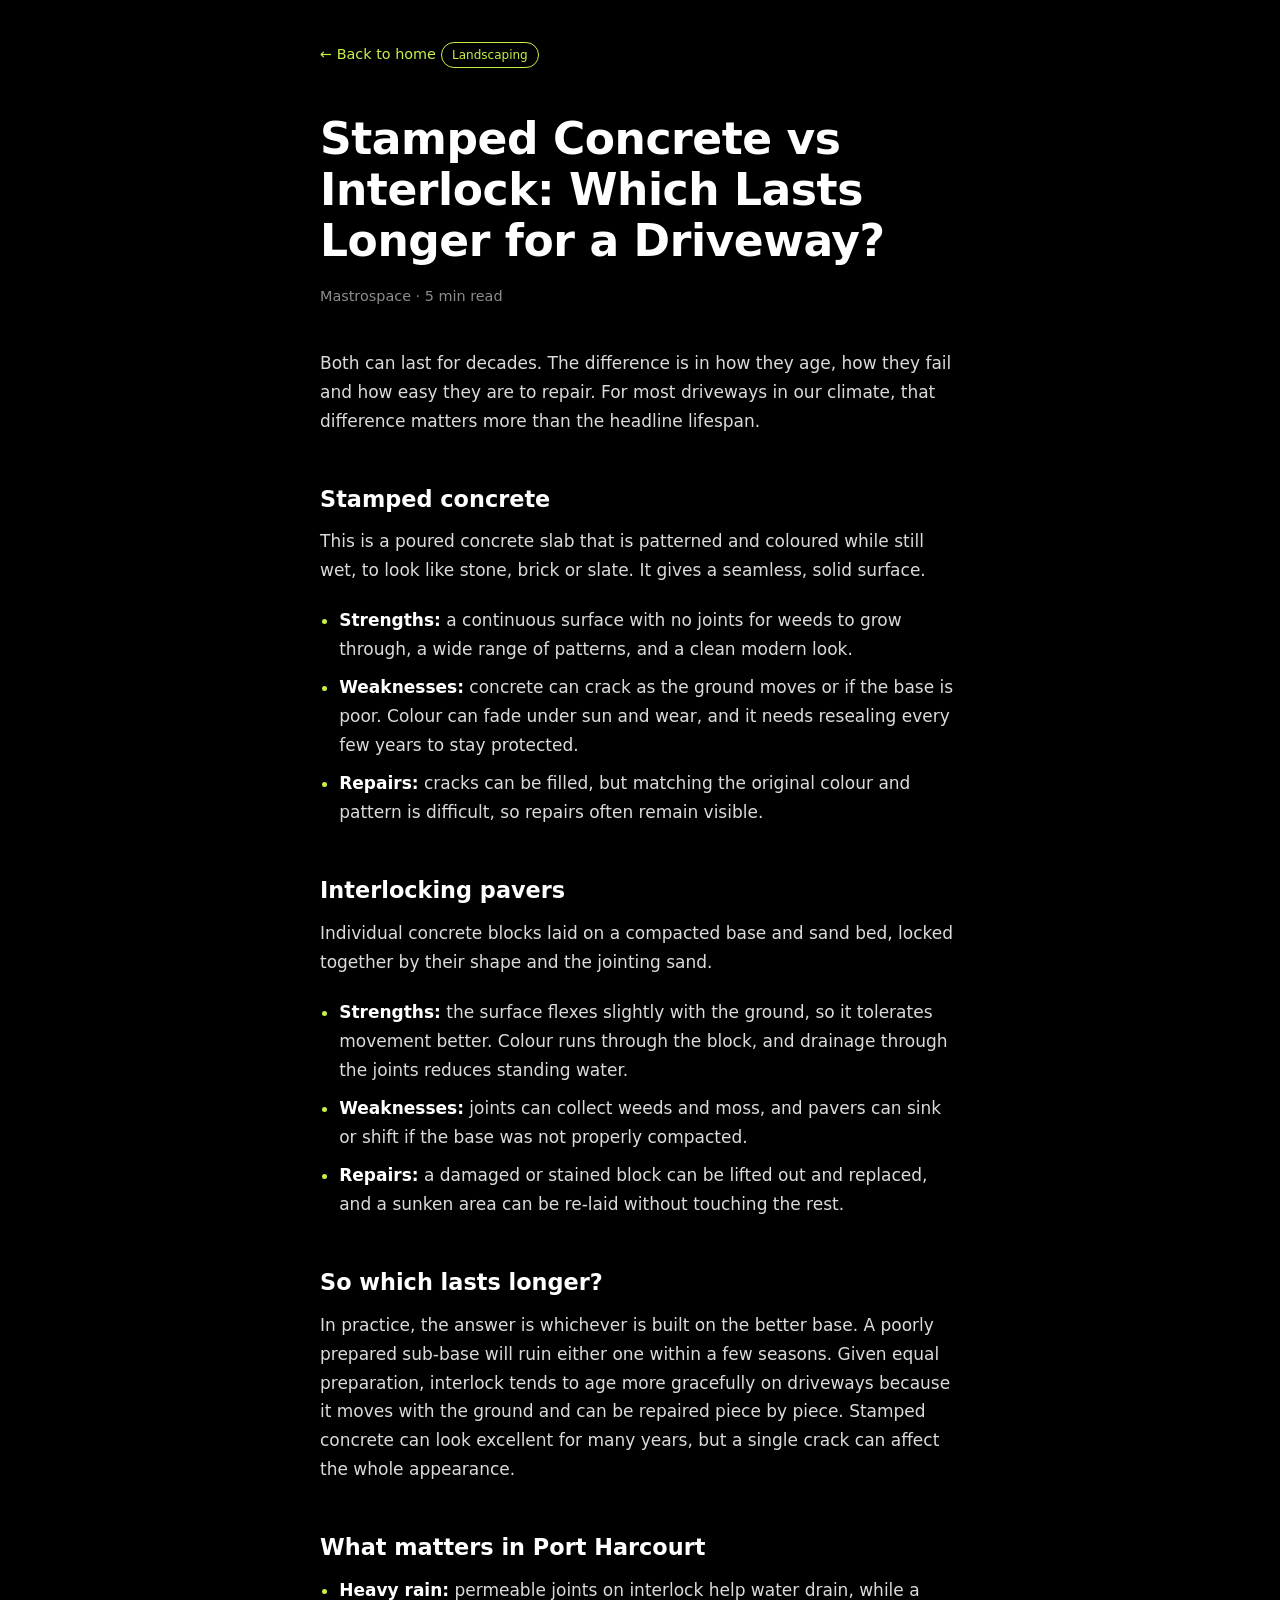
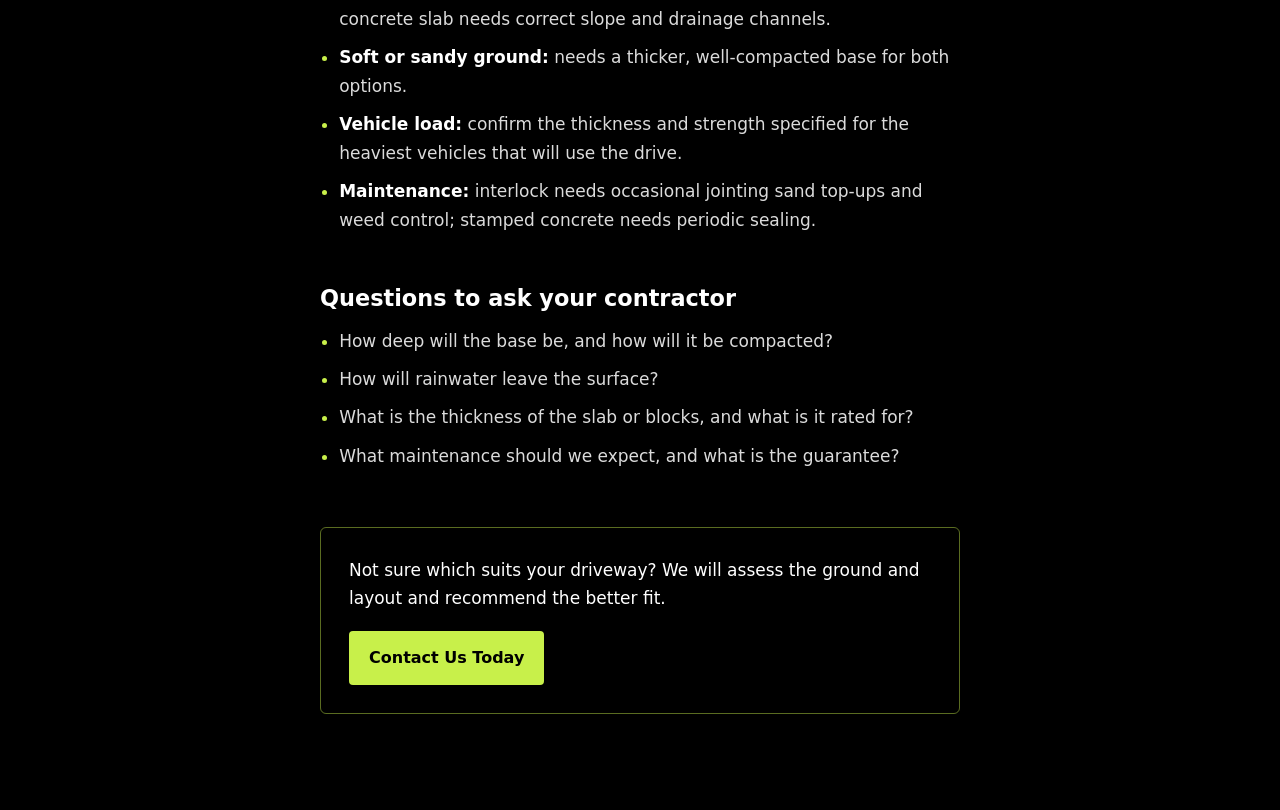
<file: blog/stamped-concrete-vs-interlock.html>
<!doctype html>
<html lang="en">
  <head>
    <meta charset="utf-8" />
    <meta name="viewport" content="width=device-width,initial-scale=1" />
    <title>
      Stamped Concrete vs Interlock: Which Lasts Longer for a Driveway? |
      Mastrospace
    </title>
    <meta
      name="description"
      content="Stamped concrete and interlocking pavers compared for durability, repairs, drainage and upkeep on a driveway in Port Harcourt."
    />
    <link rel="stylesheet" href="post.css" />
  </head>
  <body class="mstr-post-page">
    <article class="mstr-post">
      <a class="mstr-post__back" href="../index.html">&larr; Back to home</a>
      <span class="mstr-post__tag">Landscaping</span>
      <h1 class="mstr-post__title">
        Stamped Concrete vs Interlock: Which Lasts Longer for a Driveway?
      </h1>
      <p class="mstr-post__meta">Mastrospace &middot; 5 min read</p>

      <div class="mstr-post__body">
        <p>
          Both can last for decades. The difference is in how they age, how they
          fail and how easy they are to repair. For most driveways in our
          climate, that difference matters more than the headline lifespan.
        </p>

        <h2>Stamped concrete</h2>
        <p>
          This is a poured concrete slab that is patterned and coloured while
          still wet, to look like stone, brick or slate. It gives a seamless,
          solid surface.
        </p>
        <ul>
          <li>
            <strong>Strengths:</strong> a continuous surface with no joints for
            weeds to grow through, a wide range of patterns, and a clean modern
            look.
          </li>
          <li>
            <strong>Weaknesses:</strong> concrete can crack as the ground moves
            or if the base is poor. Colour can fade under sun and wear, and it
            needs resealing every few years to stay protected.
          </li>
          <li>
            <strong>Repairs:</strong> cracks can be filled, but matching the
            original colour and pattern is difficult, so repairs often remain
            visible.
          </li>
        </ul>

        <h2>Interlocking pavers</h2>
        <p>
          Individual concrete blocks laid on a compacted base and sand bed,
          locked together by their shape and the jointing sand.
        </p>
        <ul>
          <li>
            <strong>Strengths:</strong> the surface flexes slightly with the
            ground, so it tolerates movement better. Colour runs through the
            block, and drainage through the joints reduces standing water.
          </li>
          <li>
            <strong>Weaknesses:</strong> joints can collect weeds and moss, and
            pavers can sink or shift if the base was not properly compacted.
          </li>
          <li>
            <strong>Repairs:</strong> a damaged or stained block can be lifted
            out and replaced, and a sunken area can be re-laid without touching
            the rest.
          </li>
        </ul>

        <h2>So which lasts longer?</h2>
        <p>
          In practice, the answer is whichever is built on the better base. A
          poorly prepared sub-base will ruin either one within a few seasons.
          Given equal preparation, interlock tends to age more gracefully on
          driveways because it moves with the ground and can be repaired piece
          by piece. Stamped concrete can look excellent for many years, but a
          single crack can affect the whole appearance.
        </p>

        <h2>What matters in Port Harcourt</h2>
        <ul>
          <li>
            <strong>Heavy rain:</strong> permeable joints on interlock help
            water drain, while a concrete slab needs correct slope and drainage
            channels.
          </li>
          <li>
            <strong>Soft or sandy ground:</strong> needs a thicker,
            well-compacted base for both options.
          </li>
          <li>
            <strong>Vehicle load:</strong> confirm the thickness and strength
            specified for the heaviest vehicles that will use the drive.
          </li>
          <li>
            <strong>Maintenance:</strong> interlock needs occasional jointing
            sand top-ups and weed control; stamped concrete needs periodic
            sealing.
          </li>
        </ul>

        <h2>Questions to ask your contractor</h2>
        <ul>
          <li>How deep will the base be, and how will it be compacted?</li>
          <li>How will rainwater leave the surface?</li>
          <li>
            What is the thickness of the slab or blocks, and what is it rated
            for?
          </li>
          <li>What maintenance should we expect, and what is the guarantee?</li>
        </ul>

        <div class="mstr-post__cta">
          <p>
            Not sure which suits your driveway? We will assess the ground and
            layout and recommend the better fit.
          </p>
          <a href="../index.html#contact">Contact Us Today</a>
        </div>
      </div>
    </article>
  </body>
</html>
</file>
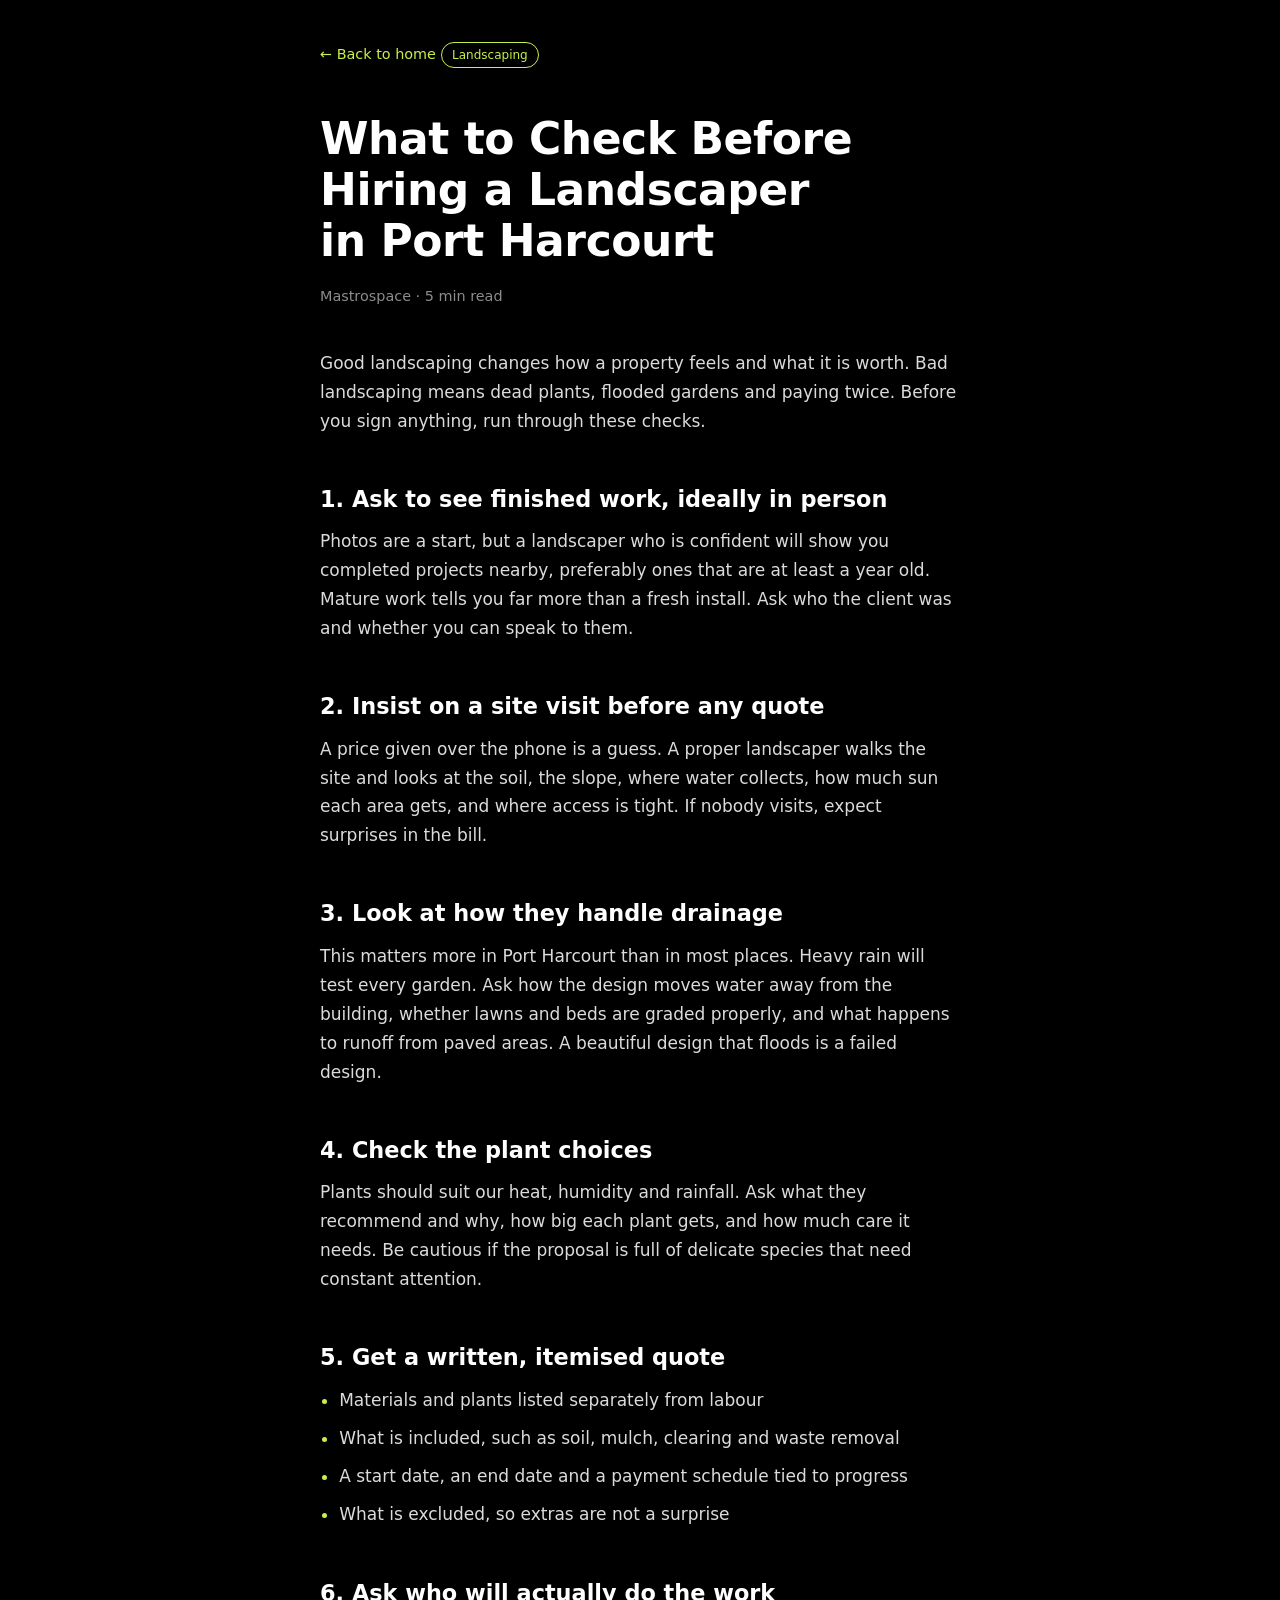
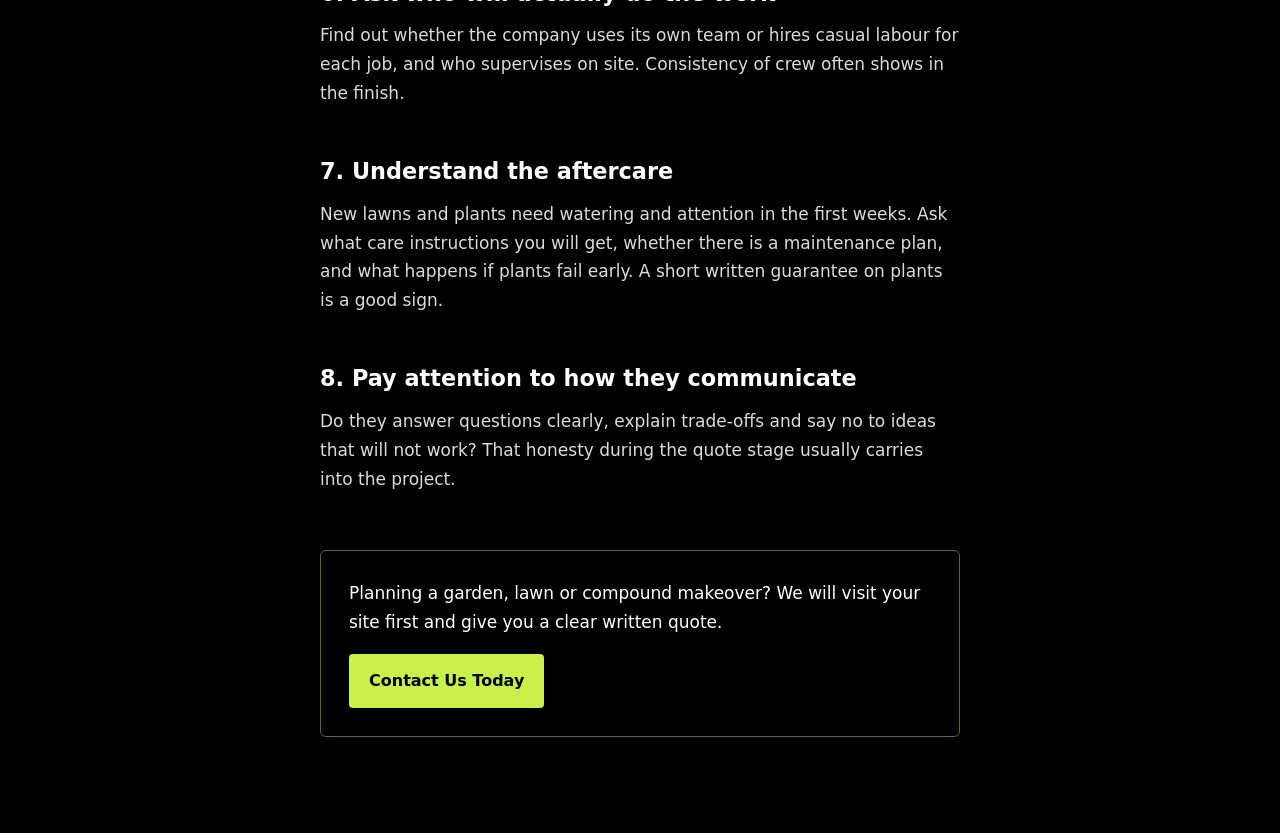
<file: blog/what-to-check-before-hiring-a-landscaper.html>
<!doctype html>
<html lang="en">
  <head>
    <meta charset="utf-8" />
    <meta name="viewport" content="width=device-width,initial-scale=1" />
    <title>
      What to Check Before Hiring a Landscaper in Port Harcourt | Mastrospace
    </title>
    <meta
      name="description"
      content="A short checklist for choosing a landscaper in Port Harcourt: past work, site visits, quotes, plants, drainage and aftercare."
    />
    <link rel="stylesheet" href="post.css" />
  </head>
  <body class="mstr-post-page">
    <article class="mstr-post">
      <a class="mstr-post__back" href="../index.html">&larr; Back to home</a>
      <span class="mstr-post__tag">Landscaping</span>
      <h1 class="mstr-post__title">
        What to Check Before Hiring a Landscaper in Port Harcourt
      </h1>
      <p class="mstr-post__meta">Mastrospace &middot; 5 min read</p>

      <div class="mstr-post__body">
        <p>
          Good landscaping changes how a property feels and what it is worth.
          Bad landscaping means dead plants, flooded gardens and paying twice.
          Before you sign anything, run through these checks.
        </p>

        <h2>1. Ask to see finished work, ideally in person</h2>
        <p>
          Photos are a start, but a landscaper who is confident will show you
          completed projects nearby, preferably ones that are at least a year
          old. Mature work tells you far more than a fresh install. Ask who the
          client was and whether you can speak to them.
        </p>

        <h2>2. Insist on a site visit before any quote</h2>
        <p>
          A price given over the phone is a guess. A proper landscaper walks the
          site and looks at the soil, the slope, where water collects, how much
          sun each area gets, and where access is tight. If nobody visits,
          expect surprises in the bill.
        </p>

        <h2>3. Look at how they handle drainage</h2>
        <p>
          This matters more in Port Harcourt than in most places. Heavy rain
          will test every garden. Ask how the design moves water away from the
          building, whether lawns and beds are graded properly, and what happens
          to runoff from paved areas. A beautiful design that floods is a failed
          design.
        </p>

        <h2>4. Check the plant choices</h2>
        <p>
          Plants should suit our heat, humidity and rainfall. Ask what they
          recommend and why, how big each plant gets, and how much care it
          needs. Be cautious if the proposal is full of delicate species that
          need constant attention.
        </p>

        <h2>5. Get a written, itemised quote</h2>
        <ul>
          <li>Materials and plants listed separately from labour</li>
          <li>
            What is included, such as soil, mulch, clearing and waste removal
          </li>
          <li>
            A start date, an end date and a payment schedule tied to progress
          </li>
          <li>What is excluded, so extras are not a surprise</li>
        </ul>

        <h2>6. Ask who will actually do the work</h2>
        <p>
          Find out whether the company uses its own team or hires casual labour
          for each job, and who supervises on site. Consistency of crew often
          shows in the finish.
        </p>

        <h2>7. Understand the aftercare</h2>
        <p>
          New lawns and plants need watering and attention in the first weeks.
          Ask what care instructions you will get, whether there is a
          maintenance plan, and what happens if plants fail early. A short
          written guarantee on plants is a good sign.
        </p>

        <h2>8. Pay attention to how they communicate</h2>
        <p>
          Do they answer questions clearly, explain trade-offs and say no to
          ideas that will not work? That honesty during the quote stage usually
          carries into the project.
        </p>

        <div class="mstr-post__cta">
          <p>
            Planning a garden, lawn or compound makeover? We will visit your
            site first and give you a clear written quote.
          </p>
          <a href="../index.html#contact">Contact Us Today</a>
        </div>
      </div>
    </article>
  </body>
</html>
</file>
<file: otherr.css>
/* ==========================================================
   Mastrospace — styles
   Change --accent to re-theme the whole site.
   Other accent options: #FFC933  #8EDBE0  #FF8A5C
   ========================================================== */

:root {
  --accent: #C6F135;
  --ink: #111111;
  --paper: #EFEBE3;
  --cream: #FAF8F3;
  --muted: #55514A;
  --body: #3A3732;
  --font-display: 'Big Shoulders Display', sans-serif;
  --font-body: 'DM Sans', system-ui, sans-serif;
  --font-mono: 'DM Mono', monospace;
}

/* ---------- Base ---------- */
html { scroll-behavior: smooth; }
body { margin: 0; font-family: var(--font-body); color: var(--ink); background: var(--paper); }
a { color: var(--ink); }
a:hover { opacity: .78; }

.page {
  width: 100%;
  box-sizing: border-box;
  background: var(--paper);
  color: var(--ink);
  font-family: var(--font-body);
  overflow: hidden;
}

.wrap {
  max-width: 1240px;
  width: 100%;
  box-sizing: border-box;
  margin: 0 auto;
  padding: 0 24px;
}

.grid-bg {
  background-color: var(--paper);
  background-image:
    linear-gradient(rgba(17, 17, 17, 0.07) 1px, transparent 1px),
    linear-gradient(90deg, rgba(17, 17, 17, 0.07) 1px, transparent 1px);
  background-size: 48px 48px;
}

/* Swatch colours (shared by hero fan, service cards, about tiles) */
.bg-aqua   { background-color: #8EDBE0; }
.bg-walnut { background-color: #8A5A3B; }
.bg-lime   { background-color: #C6F135; }
.bg-coral  { background-color: #FF5A3C; }

/* ---------- Animations ---------- */
@keyframes marquee { from { transform: translateX(0); } to { transform: translateX(-50%); } }
@keyframes spin { to { transform: rotate(360deg); } }
.marquee-track { display: flex; width: max-content; animation: marquee 46s linear infinite; }
.spin { animation: spin 26s linear infinite; }
@media (prefers-reduced-motion: reduce) {
  .marquee-track, .spin { animation: none; }
}

/* ---------- Shared components ---------- */
.dot { width: 8px; height: 8px; border-radius: 50%; background: var(--accent); }

.pill {
  display: inline-flex;
  align-items: center;
  gap: 10px;
  border: 1.5px solid #3A3A3A;
  border-radius: 999px;
  padding: 8px 16px;
  font-family: var(--font-mono);
  font-size: 12px;
  letter-spacing: 0.16em;
  text-transform: uppercase;
}
.pill--start { align-self: flex-start; }
.pill--light { border-color: var(--ink); }
.pill--light .dot { background: var(--ink); }

.section-title {
  margin: 0;
  font-family: var(--font-display);
  font-weight: 900;
  line-height: 0.95;
  letter-spacing: -0.005em;
  text-transform: uppercase;
}
.hl-chip {
  display: inline-block;
  background: var(--accent);
  color: var(--ink);
  padding: 0 14px;
  border-radius: 6px;
}

.btn {
  display: inline-flex;
  align-items: center;
  justify-content: center;
  box-sizing: border-box;
  background: var(--accent);
  color: var(--ink);
  border: 2px solid var(--ink);
  border-radius: 8px;
  text-decoration: none;
  font-family: var(--font-mono);
  font-weight: 500;
  text-transform: uppercase;
  cursor: pointer;
  transition: transform .15s ease, box-shadow .15s ease;
}
.btn:hover { transform: translate(-2px, -2px); box-shadow: 8px 8px 0 var(--ink); opacity: 1; }
.btn--sm { min-height: 46px; padding: 0 22px; margin-left: 10px; box-shadow: 4px 4px 0 var(--ink); font-size: 13px; letter-spacing: 0.08em; }
.btn--lg { gap: 12px; min-height: 58px; padding: 0 30px; box-shadow: 5px 5px 0 var(--ink); font-size: 14px; letter-spacing: 0.1em; }
.btn--submit { align-self: flex-start; padding: 0 32px; }

/* ---------- Utility bar ---------- */
.utility { width: 100%; box-sizing: border-box; background: var(--ink); color: var(--cream); padding: 10px 0; }
.utility .wrap {
  display: flex; flex-wrap: wrap; align-items: center; justify-content: space-between;
  gap: 6px 24px;
  font-family: var(--font-mono); font-size: 12px; letter-spacing: 0.08em; text-transform: uppercase;
}
.utility-loc { display: inline-flex; align-items: center; gap: 8px; }
.utility-links { display: inline-flex; flex-wrap: wrap; gap: 4px 20px; }
.utility a { color: var(--cream); text-decoration: none; }
.utility a.email { text-transform: lowercase; }

/* ---------- Hero wrapper / nav ---------- */
.hero-wrap { position: relative; width: 100%; box-sizing: border-box; }

.nav { width: 100%; box-sizing: border-box; padding: 20px 0; border-bottom: 2px solid var(--ink); background: var(--paper); }
.nav .wrap { display: flex; flex-wrap: wrap; align-items: center; justify-content: space-between; gap: 16px 24px; }

.logo {
  display: inline-flex; align-items: center; text-decoration: none;
  font-family: var(--font-display); font-weight: 900; font-size: 34px;
  letter-spacing: 0.01em; line-height: 1; color: var(--ink);
}
.logo span { background: var(--accent); padding: 2px 8px 0; margin-left: 2px; border-radius: 4px; }
.logo--footer { font-size: 30px; letter-spacing: 0; color: var(--cream); }
.logo--footer span { color: var(--ink); }

.nav-links { display: flex; flex-wrap: wrap; align-items: center; gap: 4px 6px; }
.nav-link {
  display: inline-flex; align-items: center; min-height: 44px; padding: 0 16px;
  text-decoration: none; font-size: 15px; font-weight: 500;
}

/* ---------- Hero ---------- */
.hero { width: 100%; box-sizing: border-box; padding: 64px 0 104px; }
.hero .wrap { display: flex; flex-wrap: wrap; align-items: center; gap: 56px; }

.hero-copy { flex: 1 1 560px; min-width: 0; display: flex; flex-direction: column; gap: 28px; }

.eyebrow {
  align-self: flex-start; display: inline-flex; align-items: center; gap: 10px;
  font-family: var(--font-mono); font-size: 13px; letter-spacing: 0.14em; text-transform: uppercase; font-weight: 500;
}
.eyebrow::before { content: ""; width: 28px; height: 3px; background: var(--ink); }

.hero-title {
  margin: 0;
  font-family: var(--font-display); font-weight: 900;
  font-size: clamp(64px, 9.4vw, 148px);
  line-height: 0.88; letter-spacing: -0.005em; text-transform: uppercase;
}
.hero-title .block { display: block; }
.hero-title .hl {
  display: inline-block; background: var(--accent); padding: 0 16px; margin: 6px 0 4px -4px;
  border: 3px solid var(--ink); border-radius: 8px; box-shadow: 8px 8px 0 var(--ink);
}

.tagline-rule {
  display: flex; align-items: center; gap: 12px; max-width: 640px;
  font-family: var(--font-mono); font-size: 12px; letter-spacing: 0.12em; text-transform: uppercase; color: var(--muted);
}
.tagline-rule .tick { flex: 0 0 2px; height: 18px; background: var(--ink); }
.tagline-rule .line { flex: 1 1 auto; height: 1.5px; background: var(--ink); }
.tagline-rule .label { flex: 0 0 auto; }

.hero-lead { margin: 0; max-width: 540px; font-size: 20px; line-height: 1.6; color: var(--body); }
.hero-actions { display: flex; flex-wrap: wrap; align-items: center; gap: 18px 28px; padding-top: 4px; }
.text-link {
  display: inline-flex; align-items: center; min-height: 44px;
  font-size: 17px; font-weight: 700;
  text-decoration: underline; text-decoration-thickness: 2px; text-underline-offset: 6px;
}

/* Paint fan */
.fan { flex: 1 1 400px; min-width: 0; max-width: 540px; margin: 0 auto; position: relative; width: 100%; aspect-ratio: 1; }
.swatch {
  position: absolute; left: 50%; bottom: 4%; width: 24%; height: 86%;
  transform-origin: 50% 94%;
  box-sizing: border-box; border: 2px solid var(--ink); border-radius: 14px; overflow: hidden;
  background: var(--cream); box-shadow: 0 10px 24px rgba(17, 17, 17, 0.18);
  display: flex; flex-direction: column;
}
.swatch--1 { transform: translateX(-50%) rotate(-30deg); }
.swatch--2 { transform: translateX(-50%) rotate(-10deg); }
.swatch--3 { transform: translateX(-50%) rotate(10deg); }
.swatch--4 { transform: translateX(-50%) rotate(30deg); }
.swatch-color { position: relative; flex: 1 1 auto; }
.swatch-hole {
  position: absolute; top: 10px; left: 50%; width: 10px; height: 10px; margin-left: -5px;
  border-radius: 50%; background: var(--paper); border: 1.5px solid var(--ink);
}
.swatch-label {
  flex: 0 0 34%; box-sizing: border-box; padding: 8px 8px 10px;
  display: flex; flex-direction: column; justify-content: flex-end; gap: 2px; overflow: hidden;
}
.swatch-code { font-family: var(--font-mono); font-size: 10px; letter-spacing: 0.08em; color: var(--muted); }
.swatch-name { font-family: var(--font-display); font-weight: 800; font-size: 22px; line-height: 0.95; text-transform: uppercase; }

.fan-pin {
  position: absolute; left: 50%; bottom: 9.2%; width: 20px; height: 20px; box-sizing: border-box;
  transform: translate(-50%, 50%); border-radius: 50%;
  background: var(--ink); border: 5px solid var(--ink); box-shadow: inset 0 0 0 10px var(--accent);
}
.stamp { position: absolute; left: -2%; bottom: -2%; width: 27%; aspect-ratio: 1; }
.stamp svg { width: 100%; height: 100%; }
.stamp-year {
  position: absolute; left: 50%; top: 50%; transform: translate(-50%, -50%);
  font-family: var(--font-display); font-weight: 900; font-size: 30px; line-height: 1; color: var(--accent);
}
.fig {
  position: absolute; right: 0; top: -2%;
  font-family: var(--font-mono); font-size: 11px; letter-spacing: 0.12em; text-transform: uppercase; color: var(--muted);
}

/* ---------- Marquee ---------- */
.marquee {
  width: 100%; box-sizing: border-box; background: var(--accent);
  border-top: 2px solid var(--ink); border-bottom: 2px solid var(--ink);
  padding: 16px 0; overflow: hidden;
}
.marquee-item { flex: 0 0 auto; display: flex; align-items: center; gap: 28px; padding-right: 28px; }
.marquee-item span {
  font-family: var(--font-mono); font-weight: 500; font-size: 15px; letter-spacing: 0.14em;
  text-transform: uppercase; white-space: nowrap; color: var(--ink);
}

/* ---------- Services ---------- */
.services { width: 100%; box-sizing: border-box; background: var(--ink); color: var(--cream); padding: 112px 0 120px; }
.services .wrap { display: flex; flex-direction: column; gap: 64px; }
.section-head { display: flex; flex-direction: column; align-items: center; gap: 20px; text-align: center; }
.section-head .section-title { max-width: 900px; font-size: clamp(46px, 6.4vw, 96px); }

.cards { display: flex; flex-wrap: wrap; gap: 20px; align-items: stretch; }
.card {
  flex: 1 1 250px; min-width: 0; box-sizing: border-box;
  background: #1B1B1B; border: 1.5px solid #2E2E2E; border-radius: 20px; overflow: hidden;
  display: flex; flex-direction: column;
}
.card-top {
  box-sizing: border-box; height: 132px; color: var(--ink); padding: 18px 22px;
  display: flex; flex-direction: column; justify-content: space-between;
}
.card-top--light { color: var(--cream); }
.card-top-row { display: flex; justify-content: space-between; align-items: flex-start; }
.card-num {
  font-family: var(--font-display); font-weight: 900; font-size: 64px; line-height: 0.8;
  color: transparent; -webkit-text-stroke: 1.5px currentColor;
}
.card-tag { font-family: var(--font-mono); font-size: 11px; letter-spacing: 0.12em; text-transform: uppercase; }
.card-body { flex: 1 1 auto; padding: 28px 24px 26px; display: flex; flex-direction: column; gap: 16px; }
.card-title { margin: 0; font-family: var(--font-display); font-weight: 800; font-size: 36px; line-height: 0.98; text-transform: uppercase; }
.card-text { margin: 0; font-size: 15.5px; line-height: 1.65; color: #B3AEA4; }
.card-list {
  list-style: none; margin: 0; padding: 0;
  display: flex; flex-direction: column; font-size: 15px; color: #E7E2D8; border-top: 1px solid #2E2E2E;
}
.card-list li { padding: 11px 0; border-bottom: 1px solid #2E2E2E; display: flex; gap: 10px; }
.card-list li::before { content: "—"; color: var(--accent); }
.card-link {
  margin-top: auto; display: inline-flex; align-items: center; min-height: 44px;
  color: var(--accent); text-decoration: none;
  font-family: var(--font-mono); font-size: 13px; font-weight: 500; letter-spacing: 0.1em; text-transform: uppercase;
}

/* ---------- About ---------- */
.about { width: 100%; box-sizing: border-box; padding: 120px 0; }
.about .wrap { display: flex; flex-wrap: wrap; align-items: center; gap: 72px; }

.board { flex: 1 1 440px; min-width: 0; max-width: 560px; margin: 0 auto; position: relative; padding-bottom: 36px; }
.board-grid { display: grid; grid-template-columns: repeat(2, minmax(0, 1fr)); gap: 18px; }
.tile { position: relative; aspect-ratio: 1 / 1.1; border: 2px solid var(--ink); border-radius: 22px; overflow: hidden; }
.tile--offset { margin-top: 36px; }
.tile--clean {
  background-image:
    radial-gradient(circle at 28% 28%, rgba(255, 255, 255, 0.9) 0 7px, transparent 8px),
    radial-gradient(circle at 68% 58%, rgba(255, 255, 255, 0.7) 0 12px, transparent 13px),
    radial-gradient(circle at 36% 78%, rgba(255, 255, 255, 0.85) 0 5px, transparent 6px),
    radial-gradient(circle at 80% 22%, rgba(255, 255, 255, 0.6) 0 16px, transparent 17px);
}
.tile--wood {
  background-image:
    repeating-linear-gradient(90deg, rgba(0, 0, 0, 0.14) 0 2px, transparent 2px 15px),
    repeating-linear-gradient(90deg, rgba(255, 255, 255, 0.07) 0 1px, transparent 1px 8px);
}
.tile--grass { background-image: repeating-linear-gradient(45deg, rgba(17, 17, 17, 0.16) 0 3px, transparent 3px 20px); }
.tile--paint { background-image: repeating-radial-gradient(circle at 0% 100%, rgba(255, 255, 255, 0.3) 0 2px, transparent 2px 24px); }
.tile-label {
  position: absolute; left: 12px; bottom: 12px;
  background: var(--cream); border: 1.5px solid var(--ink); border-radius: 6px; padding: 4px 9px;
  font-family: var(--font-mono); font-size: 11px; letter-spacing: 0.1em; text-transform: uppercase;
}

.badge {
  position: absolute; box-sizing: border-box; border: 2px solid var(--ink); border-radius: 16px; padding: 14px 20px;
  display: flex; flex-direction: column; gap: 2px;
}
.badge-num { font-family: var(--font-display); font-weight: 900; font-size: 52px; line-height: 0.9; }
.badge-label { font-family: var(--font-mono); font-size: 11px; letter-spacing: 0.1em; text-transform: uppercase; }
.badge--years { right: -10px; top: 34%; background: var(--accent); box-shadow: 5px 5px 0 var(--ink); }
.badge--projects { left: -10px; bottom: 24%; background: var(--ink); color: var(--cream); box-shadow: 5px 5px 0 var(--accent); }

.about-copy { flex: 1 1 440px; min-width: 0; display: flex; flex-direction: column; gap: 24px; }
.about-copy .section-title { font-size: clamp(46px, 6vw, 88px); }
.about .hl-chip { padding: 0 12px; }
.about-copy p { margin: 0; font-size: 17px; line-height: 1.7; color: var(--body); }
.values { display: flex; flex-direction: column; border-top: 2px solid var(--ink); margin-top: 8px; }
.value { display: flex; align-items: center; gap: 18px; padding: 16px 0; border-bottom: 2px solid var(--ink); }
.value-num { font-family: var(--font-mono); font-size: 13px; color: var(--muted); }
.value-name { flex: 1 1 auto; font-family: var(--font-display); font-weight: 800; font-size: 30px; text-transform: uppercase; }

/* ---------- Contact ---------- */
.contact { width: 100%; box-sizing: border-box; background: var(--ink); color: var(--cream); padding: 112px 0 120px; }
.contact .wrap { display: flex; flex-wrap: wrap; align-items: flex-start; gap: 64px; }

.contact-copy { flex: 1 1 400px; min-width: 0; display: flex; flex-direction: column; gap: 24px; }
.contact-copy .section-title { font-size: clamp(46px, 6.2vw, 92px); }
.contact-copy .section-title span { color: var(--accent); }
.contact-lead { margin: 0; max-width: 460px; font-size: 18px; line-height: 1.65; color: #B3AEA4; }
.contact-list { display: flex; flex-direction: column; gap: 12px; padding-top: 8px; }
.contact-item {
  box-sizing: border-box; background: #1B1B1B; border: 1.5px solid #2E2E2E; border-radius: 16px;
  padding: 18px 20px; display: flex; align-items: center; gap: 16px;
}
.contact-icon {
  flex: 0 0 48px; width: 48px; height: 48px; border-radius: 14px; background: var(--accent); color: var(--ink);
  display: flex; align-items: center; justify-content: center;
}
.contact-meta { display: flex; flex-direction: column; gap: 4px; min-width: 0; }
.contact-label { font-family: var(--font-mono); font-size: 11px; letter-spacing: 0.14em; text-transform: uppercase; color: #A9A59C; }
.contact-value { font-size: 17px; font-weight: 500; }
.contact-value a { color: var(--cream); text-decoration: underline; text-underline-offset: 4px; overflow-wrap: anywhere; }

.form {
  flex: 1 1 440px; min-width: 0; box-sizing: border-box;
  background: var(--paper); color: var(--ink); border-radius: 28px; padding: 40px;
  box-shadow: 10px 10px 0 var(--accent);
  display: flex; flex-direction: column; gap: 22px;
}
.form-head { display: flex; flex-direction: column; gap: 6px; }
.form-title { font-family: var(--font-display); font-weight: 900; font-size: 40px; line-height: 1; text-transform: uppercase; }
.form-sub { font-size: 15px; color: var(--muted); }
.form-row { display: flex; flex-wrap: wrap; gap: 20px; }
.form-row .field { flex: 1 1 200px; min-width: 0; }
.field { display: flex; flex-direction: column; gap: 8px; }
.field label { font-family: var(--font-mono); font-size: 12px; letter-spacing: 0.12em; text-transform: uppercase; font-weight: 500; }
.field input,
.field select,
.field textarea {
  box-sizing: border-box; width: 100%; min-height: 52px; padding: 12px 16px;
  background: #FFFFFF; border: 2px solid var(--ink); border-radius: 10px;
  font-family: inherit; font-size: 16px; color: var(--ink);
}
.field textarea { min-height: 150px; padding: 14px 16px; resize: vertical; }

/* ---------- Footer ---------- */
.footer { width: 100%; box-sizing: border-box; background: #0A0A0A; color: var(--cream); padding: 48px 0 0; overflow: hidden; border-top: 1px solid #2E2E2E; }
.footer .wrap { display: flex; flex-wrap: wrap; align-items: center; justify-content: space-between; gap: 20px 32px; }
.footer-copy { font-size: 14px; color: #A9A59C; }
.footer-links { display: flex; flex-wrap: wrap; gap: 4px 8px; }
.footer-links a {
  display: inline-flex; align-items: center; min-height: 44px; padding: 0 10px;
  color: var(--cream); text-decoration: none; font-size: 14px;
}
.footer-word {
  height: 170px; overflow: hidden; margin-top: 24px; padding: 0 24px; box-sizing: border-box;
  white-space: nowrap; font-family: var(--font-display); font-weight: 900; font-size: 250px;
  line-height: 0.8; letter-spacing: -0.01em; color: #1A1A1A; text-align: center;
}
</file>
<file: blog/post.css>
/* Shared styles for the four Mastrospace blog posts.
   If your site has a global stylesheet, link it before this file and
   delete the font-family line below so the posts inherit your font. */

.mstr-post-page{margin:0;background:#000;color:rgba(255,255,255,.86);font-family:system-ui,-apple-system,"Segoe UI",Roboto,Arial,sans-serif;line-height:1.7;-webkit-font-smoothing:antialiased}
.mstr-post-page *{box-sizing:border-box}

.mstr-post{max-width:680px;margin:0 auto;padding:40px 20px 96px}
.mstr-post__back{display:inline-block;margin-bottom:48px;font-size:.9rem;color:#c8f04a;text-decoration:none}
.mstr-post__back:hover{text-decoration:underline}

.mstr-post__tag{display:inline-block;font-size:.75rem;line-height:1;padding:6px 10px;border-radius:999px;color:#c8f04a;border:1px solid #c8f04a;margin-bottom:20px}
.mstr-post__title{margin:0 0 18px;font-size:clamp(1.9rem,5vw,2.75rem);line-height:1.15;font-weight:600;letter-spacing:-.01em;color:#fff;text-wrap:balance}
.mstr-post__meta{margin:0 0 40px;font-size:.9rem;color:rgba(255,255,255,.55)}

.mstr-post__body p{margin:0 0 1.25em;font-size:1.0625rem}
.mstr-post__body h2{margin:2.2em 0 .6em;font-size:1.4rem;line-height:1.3;font-weight:600;color:#fff}
.mstr-post__body ul,.mstr-post__body ol{margin:0 0 1.4em;padding-left:1.2em}
.mstr-post__body li{margin-bottom:.55em;font-size:1.0625rem}
.mstr-post__body li::marker{color:#c8f04a}
.mstr-post__body strong{color:#fff;font-weight:600}

.mstr-post__cta{margin-top:56px;padding:28px;border:1px solid rgba(200,240,74,.45);border-radius:6px}
.mstr-post__cta p{margin:0 0 18px;font-size:1.0625rem;color:#fff}
.mstr-post__cta a{display:inline-block;padding:13px 20px;border-radius:4px;background:#c8f04a;color:#000;font-weight:600;text-decoration:none}
.mstr-post__cta a:hover{background:#d6f77a}
.mstr-post a:focus-visible{outline:2px solid #c8f04a;outline-offset:3px}
</file>
